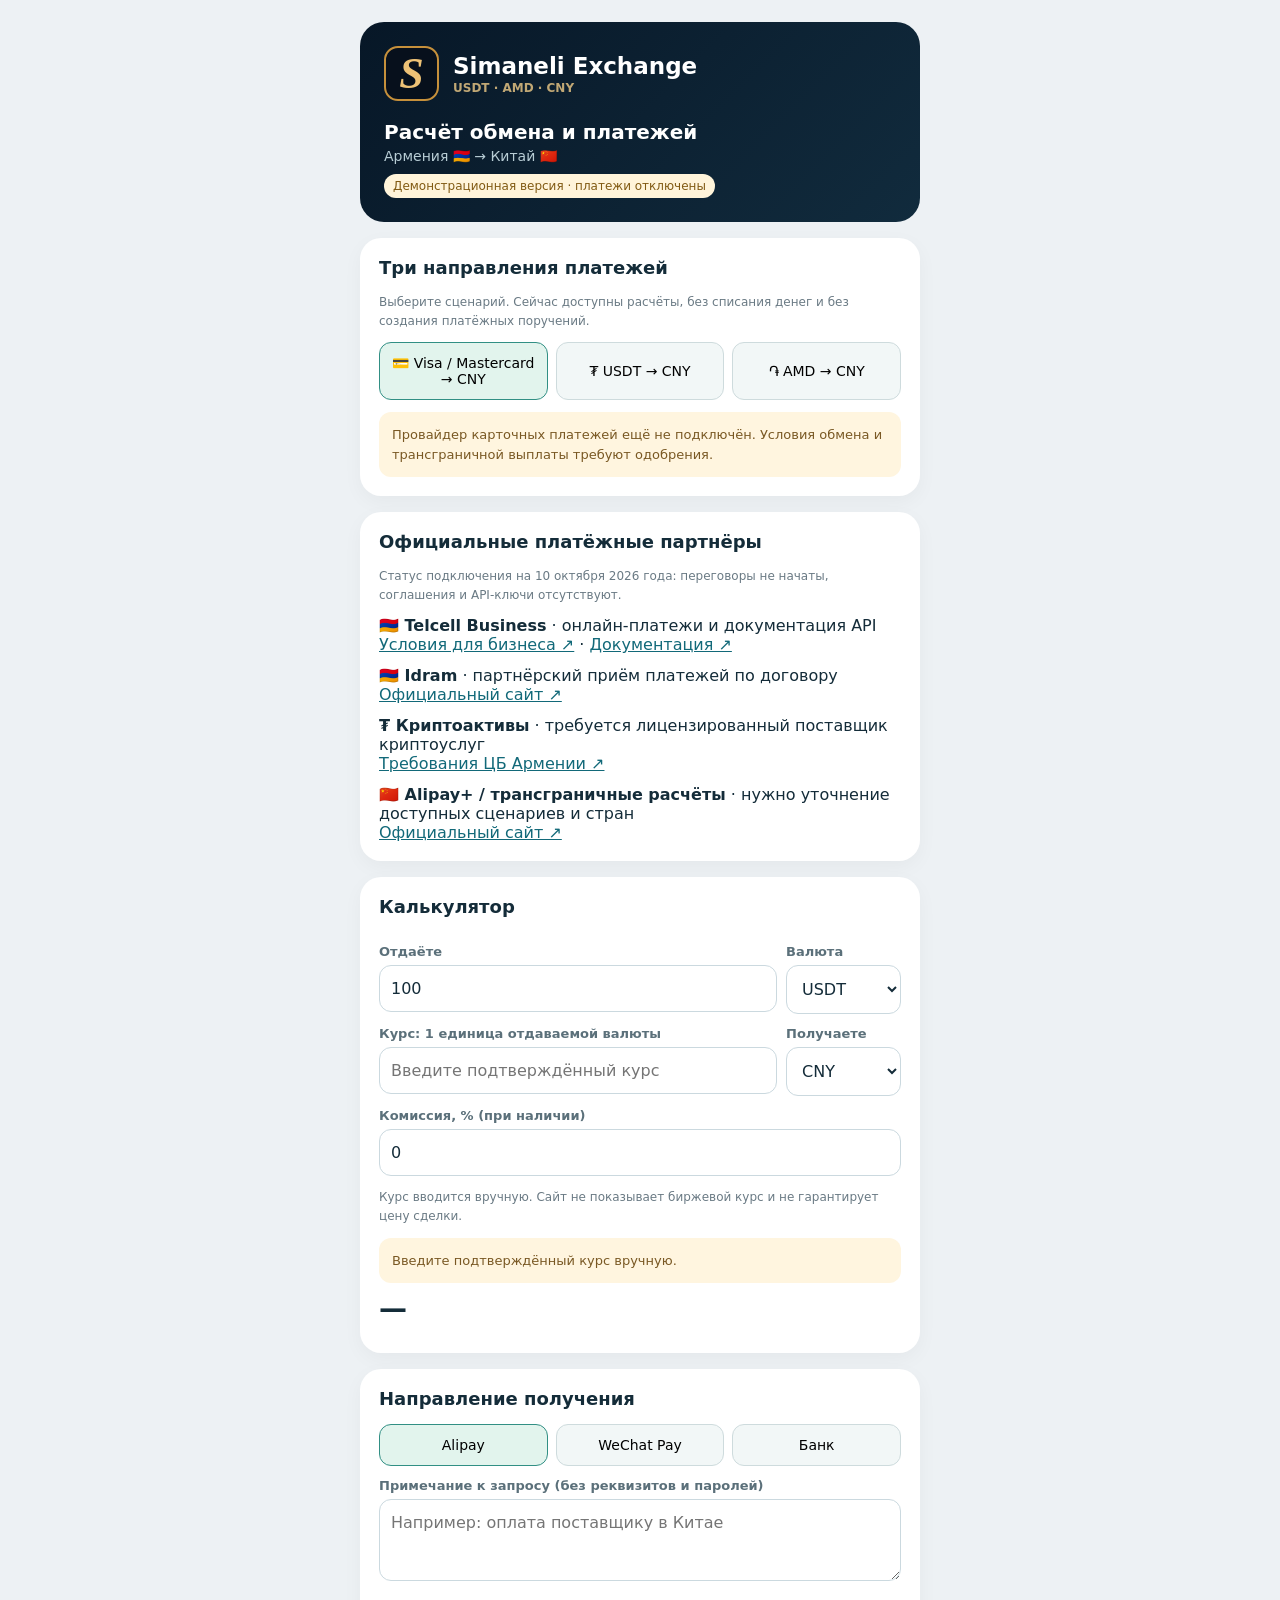
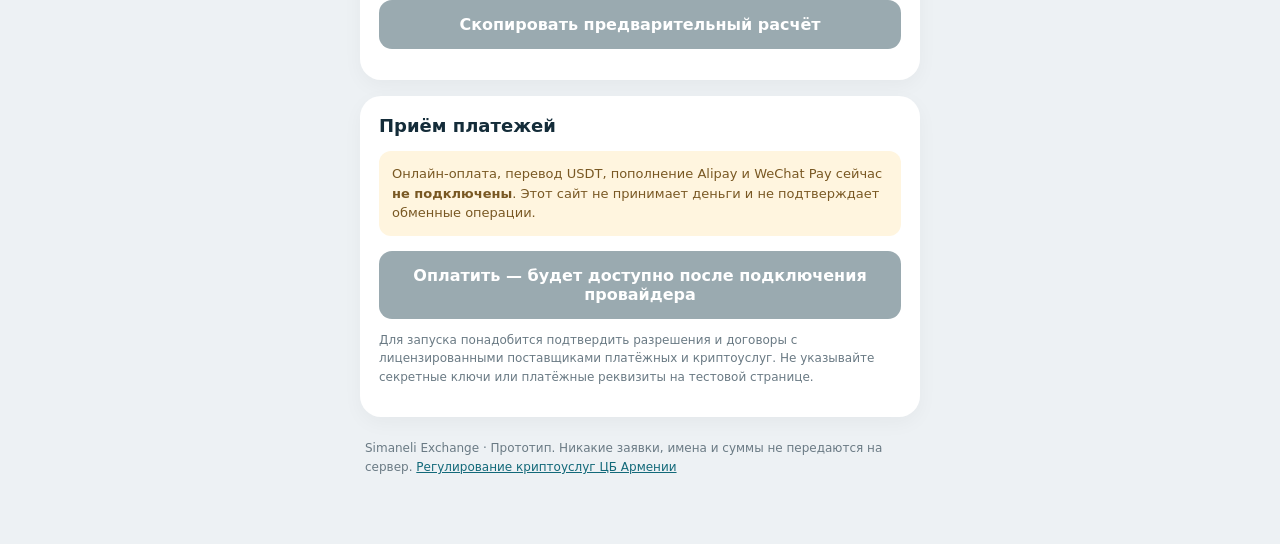
<file: exchange/index.html>
<!doctype html><html lang="ru"><head><meta charset="utf-8"><meta name="viewport" content="width=device-width,initial-scale=1"><meta name="theme-color" content="#091522"><title>Simaneli Exchange — расчёт обмена</title><style>
*{box-sizing:border-box}body{background:#edf1f4;color:#142c39;font:16px system-ui,-apple-system,sans-serif;margin:0}.wrap{max-width:590px;margin:auto;padding:22px 15px 45px}.hero{background:linear-gradient(135deg,#071727,#112b3d);color:#fff;border-radius:24px;padding:24px}.logo{display:inline-grid;place-items:center;width:55px;height:55px;border:2px solid #c6903b;border-radius:14px;background:#07101c;color:#eec276;font:italic bold 44px Georgia}.brand{display:flex;gap:14px;align-items:center;font-size:23px;font-weight:700}.sub{color:#c1a875;font-size:12px;margin-top:2px}.muted{color:#6b7f8d}.card{background:white;border-radius:21px;padding:19px;margin-top:16px;box-shadow:0 6px 20px #0716240a}h1{font-size:20px;margin:19px 0 4px}h2{font-size:18px;margin:0 0 15px}label{font-size:13px;font-weight:600;color:#5b707a;display:block;margin:12px 0 6px}input,select,textarea{border:1px solid #cbd9df;border-radius:12px;padding:13px 11px;width:100%;font:inherit;background:#fff;color:#142c39}textarea{resize:vertical;min-height:82px}.flex{display:grid;grid-template-columns:1fr 115px;gap:9px}.buttons{display:flex;gap:8px;flex-wrap:wrap}.choice{border:1px solid #cedbdd;border-radius:12px;padding:12px;background:#f2f7f7;font-size:14px;flex:1}.choice.on{background:#e2f4ed;border-color:#318f84}button{font:inherit;cursor:pointer}.primary{background:#186b74;color:white;border:0;border-radius:13px;padding:15px;font-weight:700;width:100%;margin-top:15px}.primary:disabled{background:#9aaab0}.note{background:#fff5df;color:#795823;border-radius:12px;padding:13px;font-size:13px;line-height:1.5}.result{font-size:28px;font-weight:800;margin:9px 0}.fine{font-size:12px;line-height:1.55;color:#6a7a84}.hidden{display:none}.tag{display:inline-block;background:#fff4da;color:#815a13;border-radius:20px;font-size:12px;padding:5px 9px;margin-top:10px}a{color:#126979}
</style></head><body><div class="wrap"><header class="hero"><div class="brand"><span class="logo">S</span><div>Simaneli Exchange<div class="sub">USDT · AMD · CNY</div></div></div><h1>Расчёт обмена и платежей</h1><div style="color:#b8cdd5;font-size:14px">Армения 🇦🇲 → Китай 🇨🇳</div><span class="tag">Демонстрационная версия · платежи отключены</span></header>
<section class="card"><h2>Три направления платежей</h2><p class="fine">Выберите сценарий. Сейчас доступны расчёты, без списания денег и без создания платёжных поручений.</p><div class="buttons" id="routes"><button type="button" class="choice on" data-route="cards">💳 Visa / Mastercard → CNY</button><button type="button" class="choice" data-route="usdt">₮ USDT → CNY</button><button type="button" class="choice" data-route="amd">֏ AMD → CNY</button></div><div class="note" id="routeinfo" style="margin-top:12px">Провайдер карточных платежей ещё не подключён. Условия обмена и трансграничной выплаты требуют одобрения.</div></section><section class="card"><h2>Официальные платёжные партнёры</h2><p class="fine">Статус подключения на 10 октября 2026 года: переговоры не начаты, соглашения и API-ключи отсутствуют.</p><div style="display:grid;gap:12px"><div><strong>🇦🇲 Telcell Business</strong> · онлайн-платежи и документация API<br><a href="https://telcell.am/ru/business" target="_blank" rel="noopener noreferrer">Условия для бизнеса ↗</a> · <a href="https://developer.telcell.am/" target="_blank" rel="noopener noreferrer">Документация ↗</a></div><div><strong>🇦🇲 Idram</strong> · партнёрский приём платежей по договору<br><a href="https://www.idram.am/" target="_blank" rel="noopener noreferrer">Официальный сайт ↗</a></div><div><strong>₮ Криптоактивы</strong> · требуется лицензированный поставщик криптоуслуг<br><a href="https://www.cba.am/en/crypto-asset-service-providers" target="_blank" rel="noopener noreferrer">Требования ЦБ Армении ↗</a></div><div><strong>🇨🇳 Alipay+ / трансграничные расчёты</strong> · нужно уточнение доступных сценариев и стран<br><a href="https://www.alipayplus.com/" target="_blank" rel="noopener noreferrer">Официальный сайт ↗</a></div></div></section><section class="card"><h2>Калькулятор</h2><div class="flex"><div><label for="amount">Отдаёте</label><input id="amount" inputmode="decimal" type="number" min="0" step="any" value="100"></div><div><label for="from">Валюта</label><select id="from"><option>USDT</option><option>AMD</option><option>CNY</option></select></div></div><div class="flex"><div><label for="rate">Курс: 1 единица отдаваемой валюты</label><input id="rate" type="number" min="0" step="any" placeholder="Введите подтверждённый курс"></div><div><label for="to">Получаете</label><select id="to"><option>CNY</option><option>AMD</option><option>USDT</option></select></div></div><label for="fee">Комиссия, % (при наличии)</label><input id="fee" type="number" min="0" max="99" step=".01" value="0"><p class="fine">Курс вводится вручную. Сайт не показывает биржевой курс и не гарантирует цену сделки.</p><div class="note" id="hint">Введите курс для демонстрационного расчёта.</div><div class="result" id="result">—</div><div class="fine" id="formula"></div></section>
<section class="card"><h2>Направление получения</h2><div class="buttons"><button class="choice on" type="button" data-method="Alipay">Alipay</button><button class="choice" type="button" data-method="WeChat Pay">WeChat Pay</button><button class="choice" type="button" data-method="Банковский перевод">Банк</button></div><label for="notes">Примечание к запросу (без реквизитов и паролей)</label><textarea id="notes" placeholder="Например: оплата поставщику в Китае"></textarea><button id="copy" class="primary" disabled>Скопировать предварительный расчёт</button><p id="copystatus" class="fine"></p></section>
<section class="card"><h2>Приём платежей</h2><div class="note">Онлайн-оплата, перевод USDT, пополнение Alipay и WeChat Pay сейчас <b>не подключены</b>. Этот сайт не принимает деньги и не подтверждает обменные операции.</div><button disabled class="primary">Оплатить — будет доступно после подключения провайдера</button><p class="fine">Для запуска понадобится подтвердить разрешения и договоры с лицензированными поставщиками платёжных и криптоуслуг. Не указывайте секретные ключи или платёжные реквизиты на тестовой странице.</p></section><footer class="fine" style="padding:22px 5px">Simaneli Exchange · Прототип. Никакие заявки, имена и суммы не передаются на сервер. <a href="https://www.cba.am/en/crypto-asset-service-providers">Регулирование криптоуслуг ЦБ Армении</a></footer></div>
<script>(()=>{let method='Alipay';let route='cards';const $=id=>document.getElementById(id);function calc(){let a=Number($('amount').value),r=Number($('rate').value),fee=Number($('fee').value),from=$('from').value,to=$('to').value;const valid=Number.isFinite(a)&&a>0&&r>0&&fee>=0&&fee<100&&from!==to;let amount=valid?a*r*(1-fee/100):0;$('result').textContent=valid?amount.toLocaleString('ru-RU',{maximumFractionDigits:6})+' '+to:'—';$('hint').textContent=from===to?'Выберите разные валюты.':r>0?'Расчёт предварительный, не является предложением обмена.':'Введите подтверждённый курс вручную.';$('formula').textContent=valid?a+' '+from+' × '+r+' × (1 − '+fee+'/100) = '+amount.toFixed(6)+' '+to:'';$('copy').disabled=!valid;return valid?{a,r,fee,from,to,amount}:null}document.querySelectorAll('[data-route]').forEach(b=>b.onclick=()=>{route=b.dataset.route;document.querySelectorAll('[data-route]').forEach(x=>x.classList.toggle('on',x===b));$('routeinfo').textContent=({cards:'Visa / Mastercard: подбирается эквайер. Нет разрешения на списание средств или выплату на китайские кошельки.',usdt:'USDT: сначала нужен договор с лицензированным криптопровайдером и проверенный канал выплаты. Кошельки для приёма USDT не опубликованы.',amd:'AMD: рассматриваются Telcell и Idram. Возможность использовать платежи для валютного обмена должна быть согласована.'})[route];$('from').value=route==='usdt'?'USDT':'AMD';$('to').value='CNY';calc()});for(const id of ['amount','rate','fee','from','to'])$(id).addEventListener('input',calc);document.querySelectorAll('[data-method]').forEach(b=>b.onclick=()=>{method=b.dataset.method;document.querySelectorAll('[data-method]').forEach(x=>x.classList.toggle('on',x===b))});$('copy').onclick=async()=>{const c=calc();if(!c)return;const t='Simaneli Exchange — предварительный расчёт (не платёж)\nОтдаёте: '+c.a+' '+c.from+'\nКурс: '+c.r+'\nКомиссия: '+c.fee+'%\nПолучаете: '+c.amount.toFixed(6)+' '+c.to+'\nКанал: '+method+'\nПримечание: '+$('notes').value+'\nНе является подтверждением сделки или получения денег.';try{await navigator.clipboard.writeText(t);$('copystatus').textContent='Расчёт скопирован.'}catch(e){$('copystatus').textContent='Копирование недоступно в этом браузере.'}};calc()})();</script></body></html>
</file>
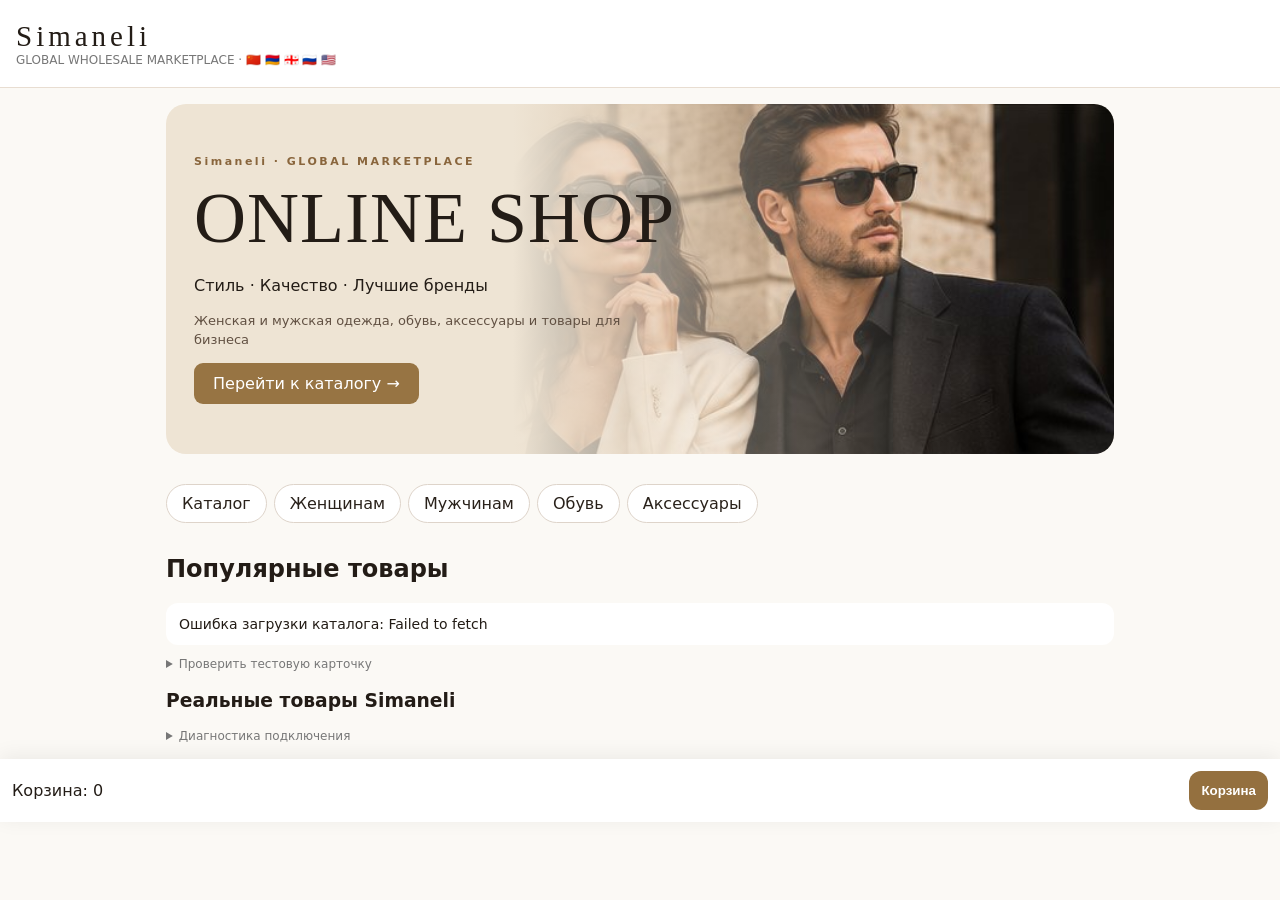
<file: final-check/index.html>
<!doctype html>
<html lang="ru"><head><meta charset="utf-8"><meta name="viewport" content="width=device-width,initial-scale=1"><title>Simaneli — премиальный магазин (тест)</title><style>
*{box-sizing:border-box}body{margin:0;background:#f7f3ed;color:#231c16;font-family:system-ui,-apple-system,sans-serif}header{background:#fff;padding:20px 16px;border-bottom:1px solid #e8ddd1}h1{font:32px Georgia,serif;letter-spacing:5px;margin:0}.wrap{max-width:980px;margin:auto;padding:16px}#status{padding:13px;border-radius:12px;background:#fff;margin:12px 0;white-space:pre-wrap;font-size:14px}#grid{display:grid;grid-template-columns:repeat(2,minmax(0,1fr));gap:12px}.card{background:white;border:1px solid #e9dfd2;border-radius:16px;overflow:hidden;text-align:left;color:inherit;padding:0;font:inherit;cursor:pointer}.card img{display:block;width:100%;height:205px;object-fit:contain;background:#f5f2ee}.pad{padding:12px}.name{font-weight:700}.muted{color:#867b70;font-size:12px}.price{font-weight:800;padding-top:7px}button{touch-action:manipulation}#overlay{position:fixed;inset:0;background:#0009;display:none;z-index:100;overflow:auto;padding:18px}#overlay.open{display:block}.panel{background:white;border-radius:20px;max-width:520px;margin:18px auto;padding:18px}.panel img{width:100%;max-height:340px;object-fit:contain}.primary{background:#94703f;color:white;border:0;border-radius:12px;padding:14px;width:100%;font-weight:700}.top{display:flex;justify-content:space-between;align-items:center}.close{border:0;background:#eee;border-radius:50%;height:40px;width:40px;font-size:26px}#log{font-size:12px;color:#645a51;white-space:pre-wrap;overflow-wrap:anywhere}.pill{display:inline-block;padding:6px 11px;border:1px solid #d2c7ba;border-radius:12px;margin:3px}.small{font-size:12px;color:#777}@media(min-width:700px){#grid{grid-template-columns:repeat(4,minmax(0,1fr))}}.hero{margin:0 0 18px;background:linear-gradient(115deg,#e9dfd0,#f8f4ee 55%,#bb9d76);border-radius:20px;padding:28px 20px;min-height:230px;display:flex;flex-direction:column;align-items:flex-start;justify-content:center}.hero .eyebrow{letter-spacing:4px;font-weight:700;font-size:12px}.hero h2{font:clamp(30px,7vw,60px) Georgia,serif;margin:9px 0}.hero p{max-width:430px}.hero a{display:inline-block;background:#977443;color:#fff;text-decoration:none;padding:11px 19px;border-radius:9px}.preview-nav{display:flex;gap:8px;overflow-x:auto;padding:12px 0}.preview-nav a{white-space:nowrap;border:1px solid #ded4ca;border-radius:25px;padding:9px 15px;text-decoration:none;color:#29211a;background:white}.cart-bar{position:sticky;bottom:0;background:#fff;padding:12px;display:flex;gap:10px;box-shadow:0 -3px 20px #0001;z-index:8}.cart-bar button{background:#94703f;color:#fff;border:0;border-radius:12px;padding:12px;font-weight:700}.cart-bar span{flex:1;align-self:center}.field{display:block;width:100%;padding:12px;margin:9px 0;border:1px solid #ddd;border-radius:10px}.note{font-size:12px;color:#7a6859}header{background:#fff}body{background:#fbf9f5}h1{font-size:29px;letter-spacing:4px}@media(max-width:400px){.hero{min-height:205px}.hero h2{font-size:38px}} </style><style>
.hero{position:relative;overflow:hidden;isolation:isolate;background:linear-gradient(115deg,#f1e9dc 0%,#e3d3be 67%,#d3b99c 100%);min-height:350px;padding:34px 28px}.hero-copy{position:relative;z-index:2;max-width:68%}.hero .eyebrow{font-size:11px;letter-spacing:2.5px;color:#89653c}.hero h2{font-size:clamp(36px,5.7vw,72px);letter-spacing:1px;white-space:nowrap}.hero-small{max-width:365px;font-size:13px;line-height:1.5;color:#615042}.fashion-art{position:absolute;right:0;bottom:0;width:43%;height:100%;opacity:.65}.fashion-person{position:absolute;bottom:-25px;width:44%;height:82%;border-radius:48% 48% 6% 6%;background:linear-gradient(165deg,#6f5847,#171b24 68%);box-shadow:13px 16px 35px #3522193b}.fashion-person:before{content:"";position:absolute;top:-40px;left:32%;width:38%;height:68px;border-radius:46%;background:#b78e75}.fashion-person.one{left:7%;transform:rotate(-7deg);background:linear-gradient(165deg,#e1d9cf,#ac997d 70%)}.fashion-person.two{right:2%;transform:rotate(6deg)}.preview-nav{scrollbar-width:none}.preview-nav a:hover{border-color:#94703f}.card img{object-fit:contain}.card{box-shadow:0 5px 18px #3825170b;transition:transform .15s}.card:active{transform:scale(.98)}#grid{scroll-margin-top:15px}@media(max-width:650px){.hero{min-height:255px;padding:22px 15px}.hero-copy{max-width:80%}.hero h2{font-size:40px}.hero-small{font-size:11px;max-width:220px}.fashion-art{width:47%;opacity:.30}.hero .eyebrow{font-size:9px;letter-spacing:1px}}
</style><style>
.fashion-art{position:absolute!important;inset:0 0 0 auto!important;width:64%!important;height:100%!important;background-image:linear-gradient(90deg,#eee4d4 1%,rgba(238,228,212,.35) 40%,transparent 80%),url("[data-uri]")!important;background-position:center,right center!important;background-size:cover,cover!important;background-repeat:no-repeat!important;opacity:1!important}
.fashion-art:before,.fashion-art:after{display:none!important}
.hero{background:#eee4d4!important}.hero-copy{max-width:62%!important}.hero h2{position:relative;z-index:2}
.preview-nav{overflow-x:auto;-webkit-overflow-scrolling:touch;scrollbar-width:none;width:100%;gap:7px}.preview-nav a{flex:0 0 auto}
@media(max-width:650px){.hero{min-height:260px!important;padding:22px 14px!important}.fashion-art{width:73%!important;background-image:linear-gradient(90deg,#eee4d4 0%,rgba(238,228,212,.63) 42%,rgba(238,228,212,.14) 100%),url("[data-uri]")!important;background-position:center,right center!important;background-size:cover,cover!important}.hero-copy{max-width:98%!important}.hero h2{font-size:clamp(31px,8vw,44px)!important}.hero p{max-width:285px}.preview-nav a{font-size:14px;padding:9px 12px}}
</style></head><body><header><h1>Simaneli</h1><div class="small">GLOBAL WHOLESALE MARKETPLACE · 🇨🇳 🇦🇲 🇬🇪 🇷🇺 🇺🇸</div></header><main class="wrap"><section class="hero"><div class="hero-copy"><div class="eyebrow">Simaneli · GLOBAL MARKETPLACE</div><h2>ONLINE SHOP</h2><p>Стиль · Качество · Лучшие бренды</p><p class="hero-small">Женская и мужская одежда, обувь, аксессуары и товары для бизнеса</p><a href="#grid">Перейти к каталогу →</a></div><div class="fashion-art" aria-hidden="true"></div></section><nav class="preview-nav"><a href="#grid">Каталог</a><a href="#grid">Женщинам</a><a href="#grid">Мужчинам</a><a href="#grid">Обувь</a><a href="#grid">Аксессуары</a></nav><h2>Популярные товары</h2><div id="status">Запуск проверки...</div><details><summary class="small">Проверить тестовую карточку</summary><button class="primary" id="mock">Открыть тестовую карточку</button></details><h3>Реальные товары Simaneli</h3><div id="grid"></div><details><summary class="small">Диагностика подключения</summary><div id="log"></div></details></main><div class="cart-bar"><span id="cartcount">Корзина: 0</span><button id="viewcart">Корзина</button></div><div id="cartoverlay" role="dialog" aria-modal="true" style="position:fixed;inset:0;overflow:auto;display:none;background:#0009;z-index:120;padding:18px"><div class="panel"><div class="top"><h2>Корзина · тест</h2><button class="close" id="closecart">×</button></div><p class="note">Это только проверка. Настоящий заказ не отправляется, оплата не производится.</p><div id="cartlist"></div><p id="carttotal"></p><input class="field" id="buyer" placeholder="Имя (тест)"><input class="field" id="buyerphone" placeholder="Телефон (тест)"><button class="primary" id="simulate">Проверить оформление заказа</button><p id="orderresult"></p></div></div><div id="overlay" role="dialog" aria-modal="true"><div class="panel"><div class="top"><b>Карточка товара</b><button class="close" id="close" aria-label="Закрыть">×</button></div><img id="photo" alt=""><h2 id="name"></h2><p id="price"></p><div id="sizes"></div><div id="colors"></div><p id="description"></p><button class="primary" id="add">Добавить в тестовую корзину</button><p id="feedback"></p></div></div><script>
const url="https://euuqxtpumhecvbsainms.supabase.co", key="sb_publishable_ilqXAt3lZkQ3wOHXr2LKGA_4sRHer9u";
const $=id=>document.getElementById(id);let data=[],chosen=null,count=0; const testCart=[];const moneyNum=n=>Number(n||0).toLocaleString("ru-RU");function finalAmount(p){const price=Number(p.sale_price||0);const discount=Number(p.discount_percent||0);return Math.round(price*(1-discount/100));}
function log(t){$("log").textContent+=new Date().toLocaleTimeString()+" — "+t+"\n";}
function imgOf(p){let v=p.image_url||"";try{const x=JSON.parse(v);if(Array.isArray(x))v=x[0]||"";}catch(e){}return typeof v==="string"&&/^(https?:|data:image\/)/.test(v)?v:"";}
function money(p){return moneyNum(finalAmount(p))+" "+(p.currency||"AMD");}
function openCard(p){try{chosen=p;$("photo").src=imgOf(p);$("photo").style.display=imgOf(p)?"block":"none";$("name").textContent=p.name||"Товар";$("price").textContent=money(p);$("sizes").textContent="Размеры: "+(Array.isArray(p.sizes)?p.sizes.join(", "):"—");$("colors").textContent="Цвета: "+(Array.isArray(p.colors)?p.colors.join(", "):"—");$("description").textContent=p.description||"";$("feedback").textContent="";$("overlay").classList.add("open");log("Карточка открылась: "+(p.sku||"test"));}catch(e){log("Ошибка открытия: "+String(e));alert("Ошибка: "+e.message);}}
$("close").onclick=()=>$("overlay").classList.remove("open");
$("overlay").onclick=e=>{if(e.target===$("overlay"))$("overlay").classList.remove("open")};
$("mock").onclick=()=>openCard({sku:"TEST",name:"Проверка открытия карточки",sale_price:100,currency:"AMD",sizes:["M","L"],colors:["Чёрный"]});
$("add").onclick=()=>{if(!chosen)return;count++;const existing=testCart.find(x=>x.sku===chosen.sku);if(existing)existing.qty++;else testCart.push({sku:chosen.sku,name:chosen.name||"Товар",price:finalAmount(chosen),currency:chosen.currency||"AMD",qty:1});$("feedback").textContent="Добавлено в тестовую корзину";$("cartcount").textContent="Корзина: "+count;log("Добавлено: "+chosen.sku);};$("viewcart").onclick=()=>{$("cartoverlay").style.display="block";renderCart();};$("closecart").onclick=()=>{$("cartoverlay").style.display="none";};function renderCart(){$("cartlist").replaceChildren();let total=0;for(const x of testCart){const row=document.createElement("p");row.textContent=x.name+" × "+x.qty+" — "+moneyNum(x.price*x.qty)+" "+x.currency;$("cartlist").append(row);total+=x.price*x.qty;}$("carttotal").textContent="Итого: "+moneyNum(total)+" AMD (демонстрация)";} $("simulate").onclick=()=>{if(!testCart.length){$("orderresult").textContent="Сначала добавьте товар";return;}if(!$("buyer").value.trim()||!$("buyerphone").value.trim()){$("orderresult").textContent="Укажите имя и телефон";return;}$("orderresult").textContent="Тест пройден: поля и корзина проверены. Настоящий заказ не отправлялся.";log("Оформление заказа: демо успешно");};
window.addEventListener("error",e=>log("JS: "+e.message));
window.addEventListener("unhandledrejection",e=>log("Promise: "+String(e.reason)));
async function init(){try{log("Запрос к Supabase");const r=await fetch(url+"/rest/v1/products?select=*&active=eq.true&order=created_at.asc",{headers:{apikey:key,Authorization:"Bearer "+key}});if(!r.ok)throw Error("HTTP "+r.status+": "+(await r.text()).slice(0,280));const rows=await r.json();if(!Array.isArray(rows))throw Error("Ответ не массив");data=rows;$("status").textContent="Соединение с базой успешно. Получено товаров: "+data.length;log("Загружено "+data.length+" товаров");for(const p of data){const b=document.createElement("button");b.className="card";const im=document.createElement("img");im.loading="lazy";im.alt=p.name||"";const src=imgOf(p);if(src)im.src=src;const div=document.createElement("div");div.className="pad";const name=document.createElement("div");name.className="name";name.textContent=p.name||"Товар";const sku=document.createElement("div");sku.className="muted";sku.textContent=p.sku||"";const price=document.createElement("div");price.className="price";price.textContent=money(p);div.append(name,sku,price);b.append(im,div);b.onclick=()=>openCard(p);$("grid").append(b);}if(!data.length)log("База вернула пустой список, проверьте active и политики доступа");}catch(e){$("status").textContent="Ошибка загрузки каталога: "+e.message;log("Ошибка Supabase: "+e.message);}}
init();</script></body></html>
</file>
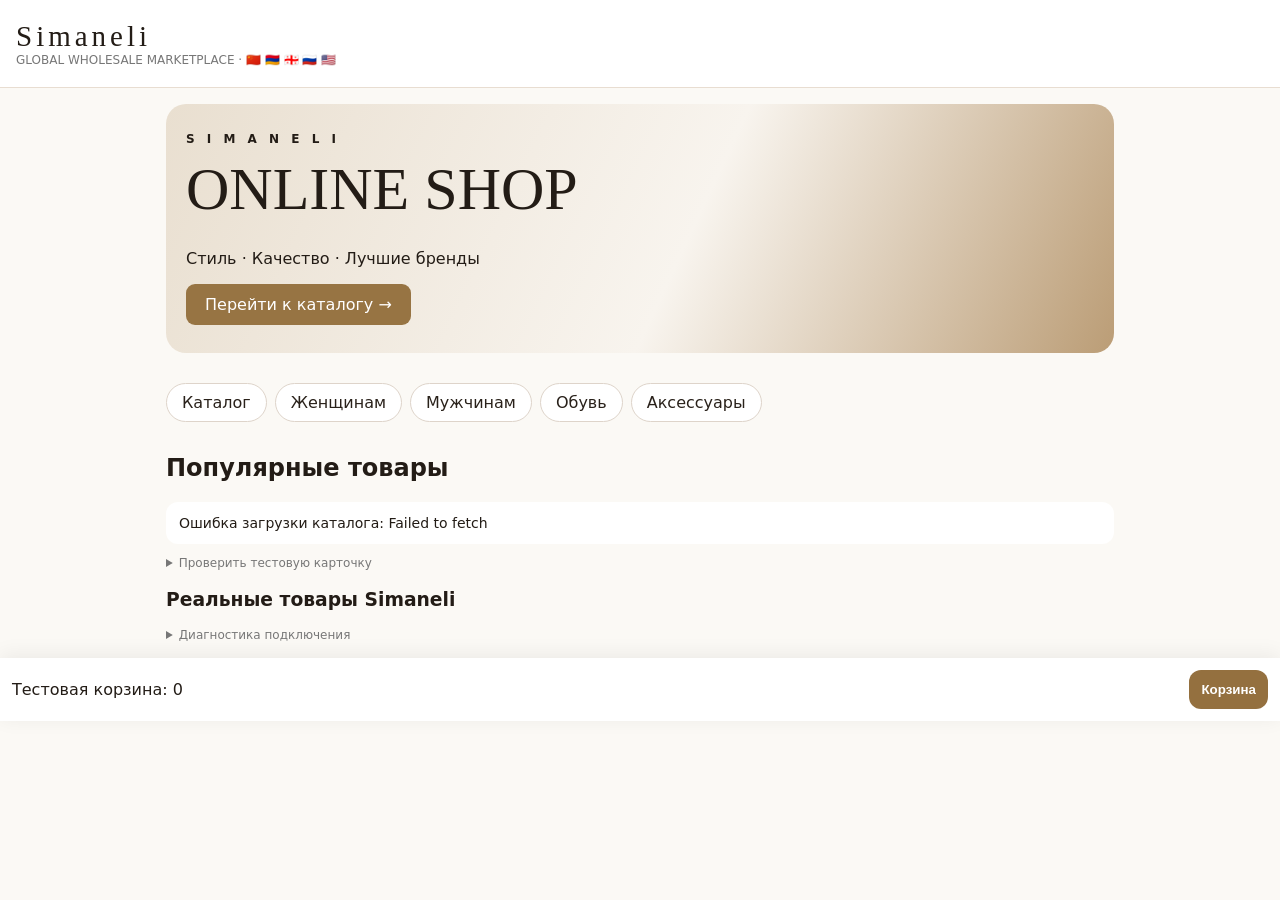
<file: preview/index.html>
<!doctype html>
<html lang="ru"><head><meta charset="utf-8"><meta name="viewport" content="width=device-width,initial-scale=1"><title>Simaneli — премиальный магазин (тест)</title><style>
*{box-sizing:border-box}body{margin:0;background:#f7f3ed;color:#231c16;font-family:system-ui,-apple-system,sans-serif}header{background:#fff;padding:20px 16px;border-bottom:1px solid #e8ddd1}h1{font:32px Georgia,serif;letter-spacing:5px;margin:0}.wrap{max-width:980px;margin:auto;padding:16px}#status{padding:13px;border-radius:12px;background:#fff;margin:12px 0;white-space:pre-wrap;font-size:14px}#grid{display:grid;grid-template-columns:repeat(2,minmax(0,1fr));gap:12px}.card{background:white;border:1px solid #e9dfd2;border-radius:16px;overflow:hidden;text-align:left;color:inherit;padding:0;font:inherit;cursor:pointer}.card img{display:block;width:100%;height:205px;object-fit:contain;background:#f5f2ee}.pad{padding:12px}.name{font-weight:700}.muted{color:#867b70;font-size:12px}.price{font-weight:800;padding-top:7px}button{touch-action:manipulation}#overlay{position:fixed;inset:0;background:#0009;display:none;z-index:100;overflow:auto;padding:18px}#overlay.open{display:block}.panel{background:white;border-radius:20px;max-width:520px;margin:18px auto;padding:18px}.panel img{width:100%;max-height:340px;object-fit:contain}.primary{background:#94703f;color:white;border:0;border-radius:12px;padding:14px;width:100%;font-weight:700}.top{display:flex;justify-content:space-between;align-items:center}.close{border:0;background:#eee;border-radius:50%;height:40px;width:40px;font-size:26px}#log{font-size:12px;color:#645a51;white-space:pre-wrap;overflow-wrap:anywhere}.pill{display:inline-block;padding:6px 11px;border:1px solid #d2c7ba;border-radius:12px;margin:3px}.small{font-size:12px;color:#777}@media(min-width:700px){#grid{grid-template-columns:repeat(4,minmax(0,1fr))}}.hero{margin:0 0 18px;background:linear-gradient(115deg,#e9dfd0,#f8f4ee 55%,#bb9d76);border-radius:20px;padding:28px 20px;min-height:230px;display:flex;flex-direction:column;align-items:flex-start;justify-content:center}.hero .eyebrow{letter-spacing:4px;font-weight:700;font-size:12px}.hero h2{font:clamp(30px,7vw,60px) Georgia,serif;margin:9px 0}.hero p{max-width:430px}.hero a{display:inline-block;background:#977443;color:#fff;text-decoration:none;padding:11px 19px;border-radius:9px}.preview-nav{display:flex;gap:8px;overflow-x:auto;padding:12px 0}.preview-nav a{white-space:nowrap;border:1px solid #ded4ca;border-radius:25px;padding:9px 15px;text-decoration:none;color:#29211a;background:white}.cart-bar{position:sticky;bottom:0;background:#fff;padding:12px;display:flex;gap:10px;box-shadow:0 -3px 20px #0001;z-index:8}.cart-bar button{background:#94703f;color:#fff;border:0;border-radius:12px;padding:12px;font-weight:700}.cart-bar span{flex:1;align-self:center}.field{display:block;width:100%;padding:12px;margin:9px 0;border:1px solid #ddd;border-radius:10px}.note{font-size:12px;color:#7a6859}header{background:#fff}body{background:#fbf9f5}h1{font-size:29px;letter-spacing:4px}@media(max-width:400px){.hero{min-height:205px}.hero h2{font-size:38px}} </style></head><body><header><h1>Simaneli</h1><div class="small">GLOBAL WHOLESALE MARKETPLACE · 🇨🇳 🇦🇲 🇬🇪 🇷🇺 🇺🇸</div></header><main class="wrap"><section class="hero"><div class="eyebrow">S I M A N E L I</div><h2>ONLINE SHOP</h2><p>Стиль · Качество · Лучшие бренды</p><a href="#grid">Перейти к каталогу →</a></section><nav class="preview-nav"><a href="#grid">Каталог</a><a href="#grid">Женщинам</a><a href="#grid">Мужчинам</a><a href="#grid">Обувь</a><a href="#grid">Аксессуары</a></nav><h2>Популярные товары</h2><div id="status">Запуск проверки...</div><details><summary class="small">Проверить тестовую карточку</summary><button class="primary" id="mock">Открыть тестовую карточку</button></details><h3>Реальные товары Simaneli</h3><div id="grid"></div><details><summary class="small">Диагностика подключения</summary><div id="log"></div></details></main><div class="cart-bar"><span id="cartcount">Тестовая корзина: 0</span><button id="viewcart">Корзина</button></div><div id="cartoverlay" role="dialog" aria-modal="true" style="position:fixed;inset:0;overflow:auto;display:none;background:#0009;z-index:120;padding:18px"><div class="panel"><div class="top"><h2>Корзина · тест</h2><button class="close" id="closecart">×</button></div><p class="note">Это только проверка. Настоящий заказ не отправляется, оплата не производится.</p><div id="cartlist"></div><p id="carttotal"></p><input class="field" id="buyer" placeholder="Имя (тест)"><input class="field" id="buyerphone" placeholder="Телефон (тест)"><button class="primary" id="simulate">Проверить оформление заказа</button><p id="orderresult"></p></div></div><div id="overlay" role="dialog" aria-modal="true"><div class="panel"><div class="top"><b>Карточка товара</b><button class="close" id="close" aria-label="Закрыть">×</button></div><img id="photo" alt=""><h2 id="name"></h2><p id="price"></p><div id="sizes"></div><div id="colors"></div><p id="description"></p><button class="primary" id="add">Добавить в тестовую корзину</button><p id="feedback"></p></div></div><script>
const url="https://euuqxtpumhecvbsainms.supabase.co", key="sb_publishable_ilqXAt3lZkQ3wOHXr2LKGA_4sRHer9u";
const $=id=>document.getElementById(id);let data=[],chosen=null,count=0; const testCart=[];const moneyNum=n=>Number(n||0).toLocaleString("ru-RU");function finalAmount(p){const price=Number(p.sale_price||0);const discount=Number(p.discount_percent||0);return Math.round(price*(1-discount/100));}
function log(t){$("log").textContent+=new Date().toLocaleTimeString()+" — "+t+"\n";}
function imgOf(p){let v=p.image_url||"";try{const x=JSON.parse(v);if(Array.isArray(x))v=x[0]||"";}catch(e){}return typeof v==="string"&&/^(https?:|data:image\/)/.test(v)?v:"";}
function money(p){return moneyNum(finalAmount(p))+" "+(p.currency||"AMD");}
function openCard(p){try{chosen=p;$("photo").src=imgOf(p);$("photo").style.display=imgOf(p)?"block":"none";$("name").textContent=p.name||"Товар";$("price").textContent=money(p);$("sizes").textContent="Размеры: "+(Array.isArray(p.sizes)?p.sizes.join(", "):"—");$("colors").textContent="Цвета: "+(Array.isArray(p.colors)?p.colors.join(", "):"—");$("description").textContent=p.description||"";$("feedback").textContent="";$("overlay").classList.add("open");log("Карточка открылась: "+(p.sku||"test"));}catch(e){log("Ошибка открытия: "+String(e));alert("Ошибка: "+e.message);}}
$("close").onclick=()=>$("overlay").classList.remove("open");
$("overlay").onclick=e=>{if(e.target===$("overlay"))$("overlay").classList.remove("open")};
$("mock").onclick=()=>openCard({sku:"TEST",name:"Проверка открытия карточки",sale_price:100,currency:"AMD",sizes:["M","L"],colors:["Чёрный"]});
$("add").onclick=()=>{if(!chosen)return;count++;const existing=testCart.find(x=>x.sku===chosen.sku);if(existing)existing.qty++;else testCart.push({sku:chosen.sku,name:chosen.name||"Товар",price:finalAmount(chosen),currency:chosen.currency||"AMD",qty:1});$("feedback").textContent="Добавлено в тестовую корзину";$("cartcount").textContent="Тестовая корзина: "+count;log("Добавлено: "+chosen.sku);};$("viewcart").onclick=()=>{$("cartoverlay").style.display="block";renderCart();};$("closecart").onclick=()=>{$("cartoverlay").style.display="none";};function renderCart(){$("cartlist").replaceChildren();let total=0;for(const x of testCart){const row=document.createElement("p");row.textContent=x.name+" × "+x.qty+" — "+moneyNum(x.price*x.qty)+" "+x.currency;$("cartlist").append(row);total+=x.price*x.qty;}$("carttotal").textContent="Итого: "+moneyNum(total)+" AMD (демонстрация)";} $("simulate").onclick=()=>{if(!testCart.length){$("orderresult").textContent="Сначала добавьте товар";return;}if(!$("buyer").value.trim()||!$("buyerphone").value.trim()){$("orderresult").textContent="Укажите имя и телефон";return;}$("orderresult").textContent="Тест пройден: поля и корзина проверены. Настоящий заказ не отправлялся.";log("Оформление заказа: демо успешно");};
window.addEventListener("error",e=>log("JS: "+e.message));
window.addEventListener("unhandledrejection",e=>log("Promise: "+String(e.reason)));
async function init(){try{log("Запрос к Supabase");const r=await fetch(url+"/rest/v1/products?select=*&active=eq.true&order=created_at.asc",{headers:{apikey:key,Authorization:"Bearer "+key}});if(!r.ok)throw Error("HTTP "+r.status+": "+(await r.text()).slice(0,280));const rows=await r.json();if(!Array.isArray(rows))throw Error("Ответ не массив");data=rows;$("status").textContent="Соединение с базой успешно. Получено товаров: "+data.length;log("Загружено "+data.length+" товаров");for(const p of data){const b=document.createElement("button");b.className="card";const im=document.createElement("img");im.loading="lazy";im.alt=p.name||"";const src=imgOf(p);if(src)im.src=src;const div=document.createElement("div");div.className="pad";const name=document.createElement("div");name.className="name";name.textContent=p.name||"Товар";const sku=document.createElement("div");sku.className="muted";sku.textContent=p.sku||"";const price=document.createElement("div");price.className="price";price.textContent=money(p);div.append(name,sku,price);b.append(im,div);b.onclick=()=>openCard(p);$("grid").append(b);}if(!data.length)log("База вернула пустой список, проверьте active и политики доступа");}catch(e){$("status").textContent="Ошибка загрузки каталога: "+e.message;log("Ошибка Supabase: "+e.message);}}
init();</script></body></html>
</file>
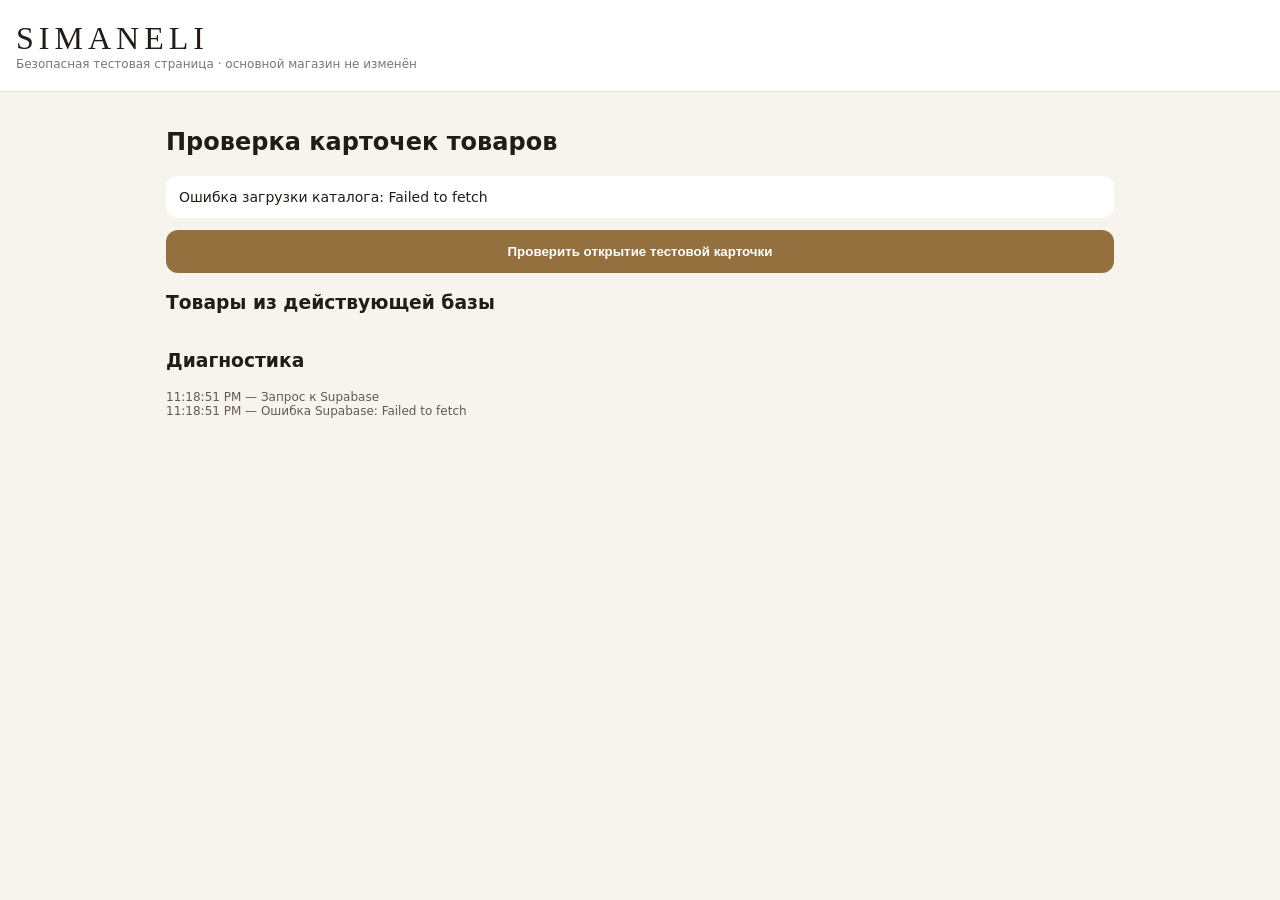
<file: test/index.html>
<!doctype html>
<html lang="ru"><head><meta charset="utf-8"><meta name="viewport" content="width=device-width,initial-scale=1"><title>Simaneli — проверка каталога</title><style>
*{box-sizing:border-box}body{margin:0;background:#f7f3ed;color:#231c16;font-family:system-ui,-apple-system,sans-serif}header{background:#fff;padding:20px 16px;border-bottom:1px solid #e8ddd1}h1{font:32px Georgia,serif;letter-spacing:5px;margin:0}.wrap{max-width:980px;margin:auto;padding:16px}#status{padding:13px;border-radius:12px;background:#fff;margin:12px 0;white-space:pre-wrap;font-size:14px}#grid{display:grid;grid-template-columns:repeat(2,minmax(0,1fr));gap:12px}.card{background:white;border:1px solid #e9dfd2;border-radius:16px;overflow:hidden;text-align:left;color:inherit;padding:0;font:inherit;cursor:pointer}.card img{display:block;width:100%;height:205px;object-fit:contain;background:#f5f2ee}.pad{padding:12px}.name{font-weight:700}.muted{color:#867b70;font-size:12px}.price{font-weight:800;padding-top:7px}button{touch-action:manipulation}#overlay{position:fixed;inset:0;background:#0009;display:none;z-index:100;overflow:auto;padding:18px}#overlay.open{display:block}.panel{background:white;border-radius:20px;max-width:520px;margin:18px auto;padding:18px}.panel img{width:100%;max-height:340px;object-fit:contain}.primary{background:#94703f;color:white;border:0;border-radius:12px;padding:14px;width:100%;font-weight:700}.top{display:flex;justify-content:space-between;align-items:center}.close{border:0;background:#eee;border-radius:50%;height:40px;width:40px;font-size:26px}#log{font-size:12px;color:#645a51;white-space:pre-wrap;overflow-wrap:anywhere}.pill{display:inline-block;padding:6px 11px;border:1px solid #d2c7ba;border-radius:12px;margin:3px}.small{font-size:12px;color:#777}@media(min-width:700px){#grid{grid-template-columns:repeat(4,minmax(0,1fr))}}</style></head><body><header><h1>SIMANELI</h1><div class="small">Безопасная тестовая страница · основной магазин не изменён</div></header><main class="wrap"><h2>Проверка карточек товаров</h2><div id="status">Запуск проверки...</div><button class="primary" id="mock">Проверить открытие тестовой карточки</button><h3>Товары из действующей базы</h3><div id="grid"></div><h3>Диагностика</h3><div id="log"></div></main><div id="overlay" role="dialog" aria-modal="true"><div class="panel"><div class="top"><b>Карточка товара</b><button class="close" id="close" aria-label="Закрыть">×</button></div><img id="photo" alt=""><h2 id="name"></h2><p id="price"></p><div id="sizes"></div><div id="colors"></div><p id="description"></p><button class="primary" id="add">Добавить в тестовую корзину</button><p id="feedback"></p></div></div><script>
const url="https://euuqxtpumhecvbsainms.supabase.co", key="sb_publishable_ilqXAt3lZkQ3wOHXr2LKGA_4sRHer9u";
const $=id=>document.getElementById(id);let data=[],chosen=null,count=0;
function log(t){$("log").textContent+=new Date().toLocaleTimeString()+" — "+t+"\n";}
function imgOf(p){let v=p.image_url||"";try{const x=JSON.parse(v);if(Array.isArray(x))v=x[0]||"";}catch(e){}return typeof v==="string"&&/^(https?:|data:image\/)/.test(v)?v:"";}
function money(p){return Number(p.sale_price||0).toLocaleString("ru-RU")+" "+(p.currency||"AMD");}
function openCard(p){try{chosen=p;$("photo").src=imgOf(p);$("photo").style.display=imgOf(p)?"block":"none";$("name").textContent=p.name||"Товар";$("price").textContent=money(p);$("sizes").textContent="Размеры: "+(Array.isArray(p.sizes)?p.sizes.join(", "):"—");$("colors").textContent="Цвета: "+(Array.isArray(p.colors)?p.colors.join(", "):"—");$("description").textContent=p.description||"";$("feedback").textContent="";$("overlay").classList.add("open");log("Карточка открылась: "+(p.sku||"test"));}catch(e){log("Ошибка открытия: "+String(e));alert("Ошибка: "+e.message);}}
$("close").onclick=()=>$("overlay").classList.remove("open");
$("overlay").onclick=e=>{if(e.target===$("overlay"))$("overlay").classList.remove("open")};
$("mock").onclick=()=>openCard({sku:"TEST",name:"Проверка открытия карточки",sale_price:100,currency:"AMD",sizes:["M","L"],colors:["Чёрный"]});
$("add").onclick=()=>{$("feedback").textContent="Кнопка работает. Добавлено в тестовую корзину: "+(++count);log("Кнопка добавить нажата");};
window.addEventListener("error",e=>log("JS: "+e.message));
window.addEventListener("unhandledrejection",e=>log("Promise: "+String(e.reason)));
async function init(){try{log("Запрос к Supabase");const r=await fetch(url+"/rest/v1/products?select=*&active=eq.true&order=created_at.asc",{headers:{apikey:key,Authorization:"Bearer "+key}});if(!r.ok)throw Error("HTTP "+r.status+": "+(await r.text()).slice(0,280));const rows=await r.json();if(!Array.isArray(rows))throw Error("Ответ не массив");data=rows;$("status").textContent="Соединение с базой успешно. Получено товаров: "+data.length;log("Загружено "+data.length+" товаров");for(const p of data){const b=document.createElement("button");b.className="card";const im=document.createElement("img");im.loading="lazy";im.alt=p.name||"";const src=imgOf(p);if(src)im.src=src;const div=document.createElement("div");div.className="pad";const name=document.createElement("div");name.className="name";name.textContent=p.name||"Товар";const sku=document.createElement("div");sku.className="muted";sku.textContent=p.sku||"";const price=document.createElement("div");price.className="price";price.textContent=money(p);div.append(name,sku,price);b.append(im,div);b.onclick=()=>openCard(p);$("grid").append(b);}if(!data.length)log("База вернула пустой список, проверьте active и политики доступа");}catch(e){$("status").textContent="Ошибка загрузки каталога: "+e.message;log("Ошибка Supabase: "+e.message);}}
init();</script></body></html>
</file>
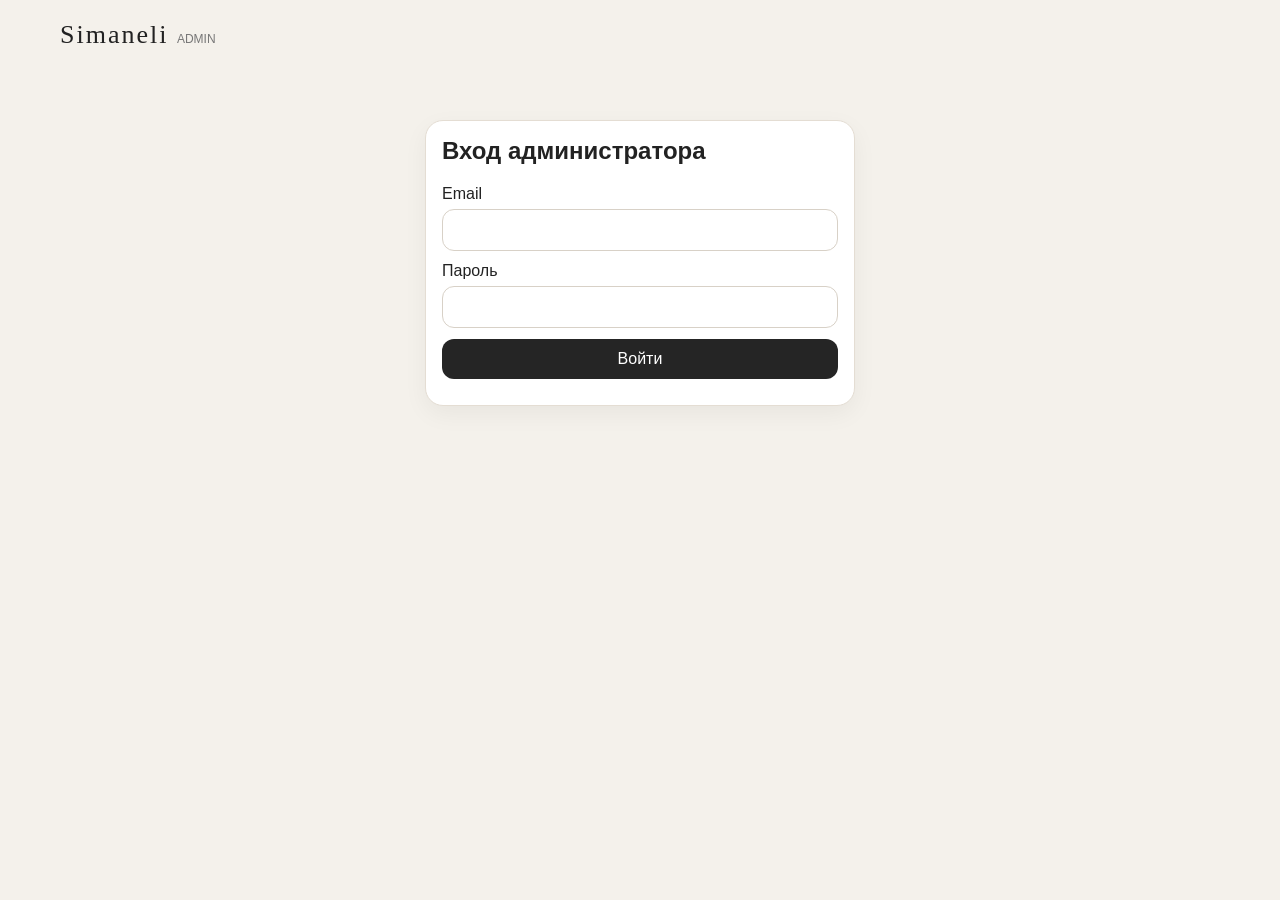
<file: admin.html>
<!doctype html>
<html lang="ru">
<head>
<meta charset="utf-8">
<meta name="viewport" content="width=device-width,initial-scale=1">
<title>Simaneli— Admin</title>
<style>
:root{--bg:#f4f1eb;--card:#fff;--text:#222;--muted:#777;--line:#e4ddd3;--dark:#252525}
*{box-sizing:border-box} body{margin:0;font-family:-apple-system,BlinkMacSystemFont,"Segoe UI",Arial,sans-serif;background:var(--bg);color:var(--text)}
.wrap{max-width:1200px;margin:auto;padding:20px}.top{display:flex;justify-content:space-between;align-items:center;gap:12px;margin-bottom:16px}
.brand{font-family:Georgia,serif;letter-spacing:2px;font-size:26px}.sub{font:12px Arial;color:#777;letter-spacing:0}
.card{background:#fff;border:1px solid var(--line);border-radius:18px;padding:16px;box-shadow:0 8px 24px rgba(0,0,0,.05)}
.login{max-width:430px;margin:70px auto}.field{display:flex;flex-direction:column;gap:6px;margin:11px 0}
input,select,textarea,button{font:inherit}input,select,textarea{padding:11px;border:1px solid #d8d1c7;border-radius:12px;background:#fff;width:100%}
textarea{min-height:90px;resize:vertical}button{border:0;border-radius:12px;padding:11px 15px;cursor:pointer}
.primary{background:var(--dark);color:#fff}.ghost{background:#eee;color:#222}.danger{background:#ffe8e8;color:#a21d1d}
.badge{font-size:12px;padding:7px 10px;border-radius:999px;background:#eee}
.tabs{display:flex;gap:8px;margin-bottom:14px}.tab{background:#e9e5df}.tab.active{background:#252525;color:#fff}
.toolbar{display:flex;gap:10px;flex-wrap:wrap;margin-bottom:14px}.toolbar input,.toolbar select{max-width:260px}
.orders,.products{display:grid;gap:12px}
.order,.product{display:grid;grid-template-columns:1.1fr 1.1fr .9fr .7fr auto;gap:12px;align-items:center;padding:14px;border:1px solid var(--line);border-radius:14px}
.small{font-size:12px;color:var(--muted)}.title{font-weight:700}.money{font-weight:700}
.actions{display:flex;gap:8px;flex-wrap:wrap}.items{grid-column:1/-1;background:#faf8f5;border-radius:12px;padding:10px;display:none}
.order.open .items{display:block}.itemrow{display:flex;justify-content:space-between;gap:12px;padding:6px 0;border-bottom:1px solid #ece7e0}
.empty{text-align:center;color:#777;padding:36px 0}.err{color:#b42318}.ok{color:#157347}
.modal{display:none;position:fixed;inset:0;background:rgba(0,0,0,.38);padding:20px;z-index:10;overflow:auto}
.modal.show{display:block}.modalbox{max-width:720px;margin:20px auto;background:#fff;border-radius:18px;padding:18px}
.grid2{display:grid;grid-template-columns:1fr 1fr;gap:12px}.row{display:flex;gap:10px;justify-content:flex-end;margin-top:14px}
.preview{width:72px;height:72px;border-radius:12px;object-fit:cover;background:#eee;border:1px solid #ddd}
.photo-grid{display:grid;grid-template-columns:repeat(auto-fill,minmax(96px,1fr));gap:10px;margin-top:10px}
.photo-item{position:relative;border:1px solid #ddd;border-radius:12px;overflow:hidden;background:#f6f6f6;aspect-ratio:1}
.photo-item img{width:100%;height:100%;object-fit:cover;display:block}
.photo-item .photo-num{position:absolute;left:6px;bottom:6px;background:rgba(0,0,0,.72);color:#fff;font-size:11px;padding:3px 6px;border-radius:999px}
.photo-item .remove-photo{position:absolute;right:6px;top:6px;width:28px;height:28px;padding:0;border-radius:50%;background:rgba(255,255,255,.92);color:#a21d1d;font-weight:700}
.photo-help{font-size:12px;color:var(--muted);margin-top:6px}
@media(max-width:850px){.order,.product{grid-template-columns:1fr 1fr}.actions{grid-column:1/-1}.grid2{grid-template-columns:1fr}}
</style>
</head>
<body>
<div class="wrap">
  <div class="top">
    <div class="brand">Simaneli <span class="sub">ADMIN</span></div>
    <div id="userBox"></div>
  </div>

  <section id="loginView" class="card login">
    <h2 style="margin-top:0">Вход администратора</h2>
    
<div class="field"><label>Email</label><input id="email" type="email" autocomplete="username"></div>
    <div class="field"><label>Пароль</label><input id="password" type="password" autocomplete="current-password"></div>
    <button class="primary" style="width:100%" onclick="login()">Войти</button>
    <div id="loginMsg" class="small" style="margin-top:10px"></div>
  </section>

  <section id="adminView" style="display:none">
    <div class="tabs">
      <button id="tabOrders" class="tab active" onclick="showTab('orders')">Заказы</button>
      <button id="tabProducts" class="tab" onclick="showTab('products')">Товары</button>
    </div>

    <div id="ordersView">
      <div class="toolbar">
        <input id="orderSearch" placeholder="Поиск: заказ, имя, телефон..." oninput="renderOrders()">
        <select id="orderStatus" onchange="renderOrders()">
          <option value="">Все статусы</option>
          <option>new</option><option>confirmed</option><option>paid</option><option>purchased</option><option>shipped</option><option>delivered</option>
        </select>
        <button class="ghost" onclick="loadOrders()">Обновить</button>
      </div>
      <div class="card"><div id="orders" class="orders"></div></div>
    </div>

    <div id="productsView" style="display:none">
      <div class="toolbar">
        <input id="productSearch" placeholder="Поиск: SKU, название..." oninput="renderProducts()">
        <select id="productActive" onchange="renderProducts()">
          <option value="">Все товары</option><option value="true">Активные</option><option value="false">Скрытые</option>
        </select>
        <button class="primary" onclick="openProduct()">+ Добавить товар</button>
        <button class="ghost" onclick="loadProducts()">Обновить</button>
      </div>
      <div class="card"><div id="products" class="products"></div></div>
    </div>
  </section>
</div>

<div id="productModal" class="modal">
  <div class="modalbox">
    <h2 id="productModalTitle" style="margin-top:0">Товар</h2>
    <input id="p_id" type="hidden">
    <div class="grid2">
      <div class="field"><label>SKU</label><input id="p_sku"></div>
      <div class="field"><label>Название</label><input id="p_name"></div>
      <div class="field"><label>Категория</label><input id="p_category" list="productCategoryOptions" placeholder="Выберите или впишите категорию"><datalist id="productCategoryOptions"><option value="Мужские кроссовки"><option value="Мужские спортивные костюмы"><option value="Мужские джинсовые брюки"><option value="Мужские джинсы"><option value="Мужские брюки"><option value="Мужские кофты"><option value="Мужские футболки"><option value="Мужские куртки"><option value="Мужская верхняя одежда"><option value="Женские платья"><option value="Женские кофты"><option value="Женские спортивные костюмы"><option value="Женские джинсовые брюки"><option value="Женские джинсы"><option value="Женские брюки"><option value="Женские футболки"><option value="Женские куртки"><option value="Женская верхняя одежда"><option value="Женская обувь"><option value="Мужская обувь"><option value="Смартфоны"><option value="Ноутбуки"><option value="Планшеты"><option value="Смарт-часы"><option value="Наушники"><option value="Аксессуары для электроники"><option value="Другая техника"><option value="Электромобили"><option value="Автомобили"><option value="Электроскутеры"><option value="Электромотоциклы"><option value="Электровелосипеды"><option value="Генераторы"><option value="Крупная бытовая техника"><option value="Промышленное оборудование"><option value="HandMade"><option value="Продукты питания"><option value="Автозапчасти"><option value="Парфюмерия"><option value="Хозяйственные товары"><option value="Аксессуары"><option value="Сумки"><option value="Очки"></datalist></div>
      <div class="field"><label>Валюта</label><select id="p_currency"><option>AMD</option><option>USD</option><option>CNY</option><option>GEL</option></select></div>
      <div class="field"><label>Цена продажи</label><input id="p_sale" type="number" step="0.01"></div>
      <div class="field"><label>Скидка %</label><input id="p_discount" type="number" min="0" max="100" value="0"></div>
<div class="field"><label>Закупочная цена</label><input id="p_purchase" type="number" step="0.01"></div>
      <div class="field"><label>Размеры через запятую</label><input id="p_sizes" placeholder="M, L, XL"></div>
      <div class="field"><label>Цвета через запятую</label><input id="p_colors" placeholder="Black, Beige"></div>
      <div class="field"><label>MOQ</label><input id="p_moq" type="number" value="1"></div>
      <div class="field"><label>Остаток</label><input id="p_stock" type="number" placeholder="можно оставить пустым"></div>
      <div class="field" style="grid-column:1/-1">
        <label>Фотографии товара</label>
        <div style="display:flex;gap:10px;flex-wrap:wrap;align-items:center">
          <input id="p_file" type="file" accept="image/*" multiple style="max-width:320px">
          <button type="button" class="ghost" onclick="uploadProductImages()">Загрузить выбранные фото</button>
        </div>
        <div class="photo-help">Можно добавить до 10 фотографий. Первая фотография — главная.</div>
        <div id="photoGrid" class="photo-grid"></div>
        <div id="uploadMsg" class="small" style="margin-top:6px"></div>
      </div>
      <div class="field" style="grid-column:1/-1"><label>Описание</label><textarea id="p_description"></textarea></div>
      <div class="field"><label><input id="p_active" type="checkbox" checked style="width:auto"> Активный товар</label></div>
    </div>
    <div class="row">
      <button class="ghost" onclick="closeProduct()">Отмена</button>
      <button class="primary" onclick="saveProduct()">Сохранить</button>
    </div>
    <div id="productMsg" class="small" style="margin-top:10px"></div>
  </div>
</div>

<script>
const SUPABASE_URL="https://euuqxtpumhecvbsainms.supabase.co";
const SUPABASE_KEY="sb_publishable_ilqXAt3lZkQ3wOHXr2LKGA_4sRHer9u";
const statuses=["new","confirmed","paid","purchased","shipped","delivered"];
let session=JSON.parse(localStorage.getItem("cd_admin_session")||"null");
let ordersData=[], productsData=[];
let productImages=[];

function esc(s){return String(s??"").replace(/[&<>"']/g,m=>({"&":"&amp;","<":"&lt;",">":"&gt;","\"":"&quot;","'":"&#039;"}[m]))}
function money(n,c="AMD"){const v=new Intl.NumberFormat("ru-RU").format(Number(n||0)); return c==="AMD"?v+" ֏":v+" "+c}
function arr(v){return String(v||"").split(",").map(x=>x.trim()).filter(Boolean)}
function parseImages(v){
  if(Array.isArray(v)) return v.filter(Boolean).slice(0,10);
  const s=String(v||"").trim();
  if(!s) return [];
  if(s.startsWith("[")){try{const a=JSON.parse(s);if(Array.isArray(a))return a.filter(Boolean).slice(0,10)}catch(e){}}
  return [s];
}
function firstImage(v){return parseImages(v)[0]||""}
function renderPhotoGrid(){
  if(!window.photoGrid)return;
  if(!productImages.length){photoGrid.innerHTML='<div class="small">Фото пока не добавлены</div>';return}
  photoGrid.innerHTML=productImages.map((u,i)=>'<div class="photo-item"><img src="'+esc(u)+'" alt="Фото '+(i+1)+'"><span class="photo-num">'+(i===0?"Главная":"Фото "+(i+1))+'</span><button type="button" class="remove-photo" onclick="removeProductImage('+i+')">×</button></div>').join("");
}
function removeProductImage(i){productImages.splice(i,1);renderPhotoGrid()}

async function login(){
  loginMsg.textContent="Входим...";
  const res=await fetch(SUPABASE_URL+"/auth/v1/token?grant_type=password",{method:"POST",headers:{apikey:SUPABASE_KEY,"Content-Type":"application/json"},body:JSON.stringify({email:email.value.trim(),password:password.value})});
  const data=await res.json();
  if(!res.ok){loginMsg.textContent=data.error_description||data.msg||"Ошибка входа";loginMsg.className="small err";return}
  session=data; localStorage.setItem("cd_admin_session",JSON.stringify(session)); showAdmin();
}
function logout(){localStorage.removeItem("cd_admin_session");location.reload()}
async function authFetch(path,opts={}){
  const headers={...(opts.headers||{}),apikey:SUPABASE_KEY,Authorization:"Bearer "+session.access_token};
  return fetch(SUPABASE_URL+path,{...opts,headers});
}
function showAdmin(){loginView.style.display="none";adminView.style.display="block";userBox.innerHTML='<span class="badge">'+esc(session?.user?.email||"admin")+'</span> <button class="ghost" onclick="logout()">Выйти</button>';loadOrders();}
function showTab(t){ordersView.style.display=t==="orders"?"block":"none";productsView.style.display=t==="products"?"block":"none";tabOrders.classList.toggle("active",t==="orders");tabProducts.classList.toggle("active",t==="products");if(t==="products")loadProducts();}

async function loadOrders(){
  orders.innerHTML='<div class="empty">Загрузка...</div>';
  const r=await authFetch("/rest/v1/orders?select=*&order=created_at.desc");
  if(!r.ok){orders.innerHTML='<div class="empty err">Не удалось загрузить заказы</div>';return}
  ordersData=await r.json();renderOrders();
}
function renderOrders(){
  const q=(orderSearch.value||"").toLowerCase(), fs=orderStatus.value;
  const rows=ordersData.filter(o=>{const blob=[o.order_number,o.order_name,o.phone,o.country,o.city,o.address].join(" ").toLowerCase();return(!q||blob.includes(q))&&(!fs||o.status===fs)});
  if(!rows.length){orders.innerHTML='<div class="empty">Заказов не найдено</div>';return}
  orders.innerHTML=rows.map(o=>{const items=Array.isArray(o.items)?o.items:[];return `<div class="order" id="o${o.id}">
  <div><div class="title">${esc(o.order_number)}</div><div class="small">${esc(new Date(o.created_at).toLocaleString("ru-RU"))}</div></div>
  <div><div>${esc(o.order_name)}</div><div class="small">${esc(o.phone)}</div></div>
 <div>
  <div>${esc(o.city||o.country||"")}</div>
  <div class="small">
    Оплата: ${
      o.payment_method==="alipay" ? "Alipay" :
      o.payment_method==="usdt" ? "USDT TRC20" :
o.payment_method==="cash" ? "Оплата при получении" :
o.payment_method==="bank" ? "Банковский перевод" :
"Не указано"
    }
  </div>
</div>
<div class="money">${money(o.total)}</div>
  <div class="actions"><select onchange="setStatus(${o.id},this.value)">${statuses.map(s=>`<option ${s===o.status?"selected":""}>${s}</option>`).join("")}</select><button class="ghost" onclick="document.getElementById('o${o.id}').classList.toggle('open')">Товары</button></div>
  <div class="items">${items.length?items.map(i=>`
  <div class="itemrow">
    <span>
      <b>${esc(i.name||i.title||"Товар")}</b><br>
      SKU: ${esc(i.sku||"-")}<br>
      Размер: ${esc(i.size||i.selectedSize||"-")}<br>
      Цвет: ${esc(i.color||i.selectedColor||"-")}<br>
      Количество: ${esc(i.qty||1)}
    </span>
    <span>${money((i.price||0)*(i.qty||1))}</span>
  </div>
`).join(""):"Нет данных"}</div>`}).join("");
}
async function setStatus(id,status){const r=await authFetch("/rest/v1/orders?id=eq."+id,{method:"PATCH",headers:{"Content-Type":"application/json","Prefer":"return=minimal"},body:JSON.stringify({status})});if(!r.ok)alert("Не удалось изменить статус");}

async function loadProducts(){
  products.innerHTML='<div class="empty">Загрузка...</div>';
  const r=await authFetch("/rest/v1/products?select=*&order=created_at.desc");
  if(!r.ok){products.innerHTML='<div class="empty err">Таблица products ещё не готова или нет доступа.</div>';return}
  productsData=await r.json();renderProducts();
}
function renderProducts(){
  const q=(productSearch.value||"").toLowerCase(), fa=productActive.value;
  const rows=productsData.filter(p=>{const blob=[p.sku,p.name,p.category].join(" ").toLowerCase();return(!q||blob.includes(q))&&(!fa||String(p.active)===fa)});
  if(!rows.length){products.innerHTML='<div class="empty">Товаров не найдено</div>';return}
  products.innerHTML=rows.map(p=>`<div class="product">
    <div style="display:flex;gap:10px;align-items:center">${firstImage(p.image_url)?`<img class="preview" src="${esc(firstImage(p.image_url))}">`:'<div class="preview"></div>'}<div><div class="title">${esc(p.name)}</div><div class="small">${esc(p.sku)}</div></div></div>
    <div><div>${esc(p.category||"")}</div><div class="small">MOQ ${esc(p.moq)}</div></div>
    <div><div class="money">${money(p.sale_price,p.currency)}</div><div class="small">Закупка: ${money(p.purchase_price,p.currency)}</div></div>
    <div>${p.active?"Активный":"Скрыт"}</div>
    <div class="actions"><button class="ghost" onclick="openProduct(${p.id})">Изменить</button><button class="danger" onclick="deleteProduct(${p.id})">Удалить</button></div>
  </div>`).join("");
}
function openProduct(id=null){
  productMsg.textContent="";if(window.uploadMsg){uploadMsg.textContent=""}if(window.p_file){p_file.value=""};
  const p=id?productsData.find(x=>x.id===id):null;
  p_id.value=p?.id||"";p_sku.value=p?.sku||"";p_name.value=p?.name||"";p_category.value=p?.category||"";p_currency.value=p?.currency||"AMD";
 ; p_sale.value=p?.sale_price??"";
p_discount.value=p?.discount_percent??0;
p_purchase.value=p?.purchase_price??"";p_sizes.value=(p?.sizes||[]).join(", ");p_colors.value=(p?.colors||[]).join(", ");
  p_moq.value=p?.moq??1;p_stock.value=p?.stock??"";productImages=parseImages(p?.image_url);p_description.value=p?.description||"";p_active.checked=p?.active??true;renderPhotoGrid();
  productModalTitle.textContent=p?"Редактировать товар":"Добавить товар";productModal.classList.add("show");
}
function closeProduct(){productModal.classList.remove("show")}

async function uploadProductImages(){
  uploadMsg.textContent="";
  const files=Array.from(p_file.files||[]);
  if(!files.length){uploadMsg.textContent="Сначала выбери фотографии";uploadMsg.className="small err";return}
  if(!session?.access_token){uploadMsg.textContent="Нужно войти в админку";uploadMsg.className="small err";return}
  if(productImages.length+files.length>10){uploadMsg.textContent="Максимум 10 фотографий на один товар";uploadMsg.className="small err";return}
  uploadMsg.textContent="Загрузка 0 из "+files.length+"...";uploadMsg.className="small";
  const base=(p_sku.value.trim()||"product").replace(/[^a-zA-Z0-9_-]/g,"-");
  try{
    for(let i=0;i<files.length;i++){
      const file=files[i];
      const ext=(file.name.split(".").pop()||"jpg").toLowerCase().replace(/[^a-z0-9]/g,"")||"jpg";
      const path=base+"/"+Date.now()+"-"+i+"."+ext;
      const r=await fetch(SUPABASE_URL+"/storage/v1/object/products/"+encodeURI(path),{
        method:"POST",
        headers:{"apikey":SUPABASE_KEY,"Authorization":"Bearer "+session.access_token,"Content-Type":file.type||"application/octet-stream","x-upsert":"false"},
        body:file
      });
      if(!r.ok) throw new Error(await r.text());
      const publicUrl=SUPABASE_URL+"/storage/v1/object/public/products/"+encodeURI(path);
      productImages.push(publicUrl);renderPhotoGrid();
      uploadMsg.textContent="Загрузка "+(i+1)+" из "+files.length+"...";
    }
    uploadMsg.textContent="Фотографии загружены: "+files.length;uploadMsg.className="small ok";p_file.value="";
  }catch(e){
    console.error(e);
    uploadMsg.textContent="Ошибка: "+(e?.message||String(e));uploadMsg.className="small err";
  }
}

async function saveProduct(){
  const payload={sku:p_sku.value.trim(),name:p_name.value.trim(),category:p_category.value.trim(),currency:p_currency.value,sale_price:Number(p_sale.value||0),discount_percent:Number(p_discount.value||0), purchase_price:Number(p_purchase.value||0),sizes:arr(p_sizes.value),colors:arr(p_colors.value),moq:Number(p_moq.value||1),stock:p_stock.value===""?null:Number(p_stock.value),image_url:productImages.length?JSON.stringify(productImages):null,description:p_description.value.trim(),active:p_active.checked,updated_at:new Date().toISOString()};
  if(!payload.sku||!payload.name){productMsg.textContent="Нужны SKU и название";productMsg.className="small err";return}
  const id=p_id.value;
  const path=id?"/rest/v1/products?id=eq."+id:"/rest/v1/products";
  const r=await authFetch(path,{method:id?"PATCH":"POST",headers:{"Content-Type":"application/json","Prefer":"return=minimal"},body:JSON.stringify(payload)});
  if(!r.ok){productMsg.textContent=await r.text();productMsg.className="small err";return}
  closeProduct();await loadProducts();
}
async function deleteProduct(id){if(!confirm("Удалить товар?"))return;const r=await authFetch("/rest/v1/products?id=eq."+id,{method:"DELETE",headers:{"Prefer":"return=minimal"}});if(!r.ok)alert("Не удалось удалить");else loadProducts();}

if(session?.access_token)showAdmin();
</script>
</body>
</html>
</file>
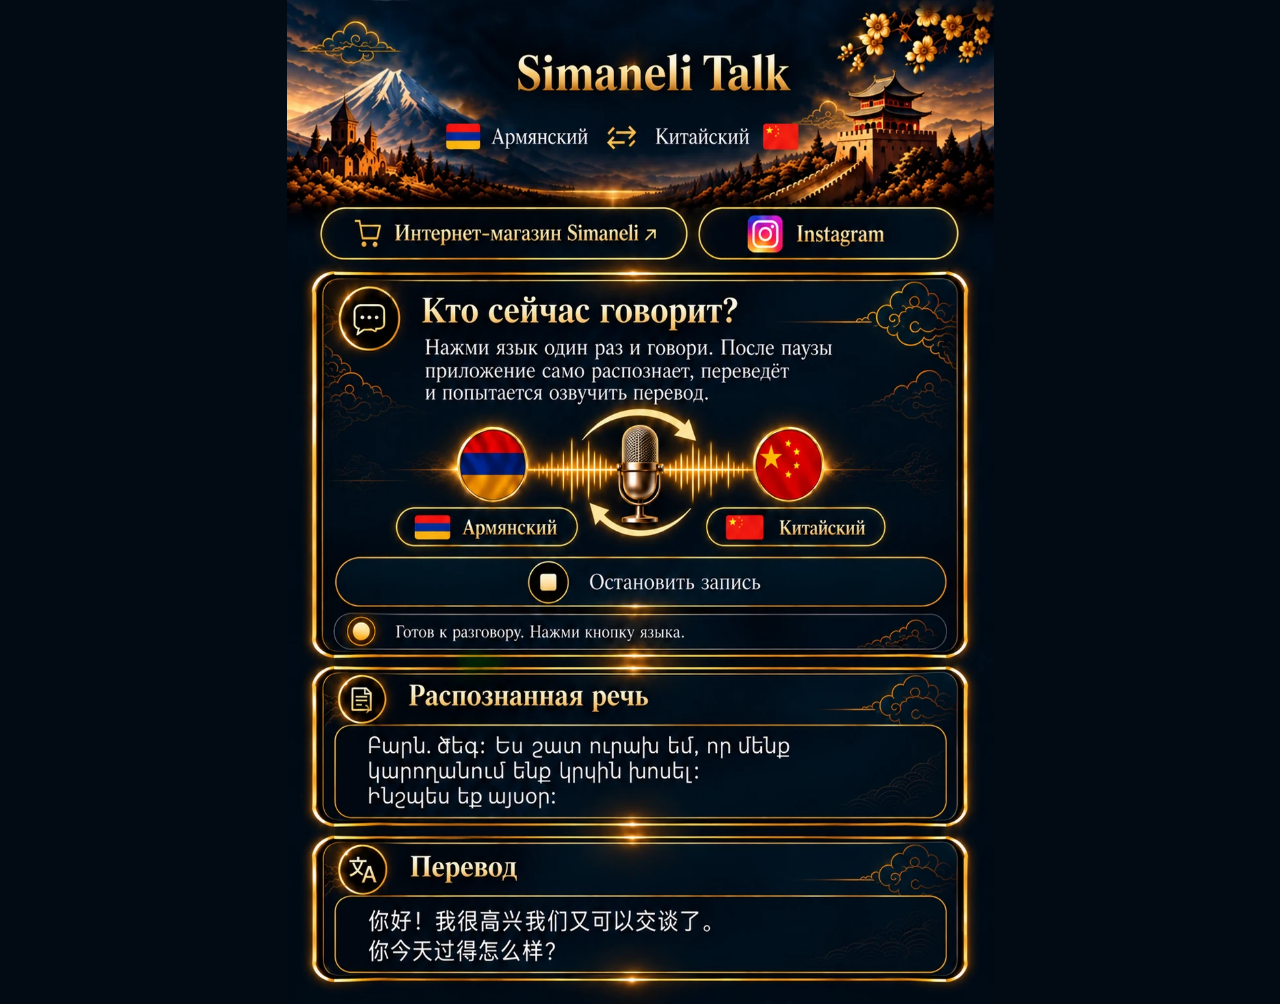
<file: talk-backup-2026-10-11.html>
<!doctype html><html lang="ru"><head><meta charset="utf-8"><meta name="viewport" content="width=device-width,initial-scale=1,viewport-fit=cover"><title>Simaneli Talk</title><style>*{box-sizing:border-box}body{margin:0;background:#020a14;color:#fff;font:15px system-ui}.app{position:relative;max-width:707px;margin:auto}.art{width:100%;height:min(142vw,1004px);display:block;object-fit:fill}.tap{position:absolute;border:0;background:transparent;cursor:pointer;touch-action:manipulation}.tap:focus-visible{outline:2px solid #ffd783}.status{position:absolute;left:15%;top:60%;height:2.3%;width:78%;color:#ffdc98;font:clamp(8px,2.4vw,15px) Georgia;display:flex;align-items:center;overflow:hidden;white-space:nowrap}.live{z-index:3;background:#031528;position:absolute;color:white;border:1px solid #b78b45;border-radius:8px;overflow:auto;padding:6px;font:clamp(10px,3vw,19px)/1.35 system-ui;white-space:pre-wrap;overflow-wrap:anywhere}.action{position:absolute;border:0;background:transparent;color:transparent;cursor:pointer}button[aria-pressed=true]:focus-visible{outline:2px solid #ffdf7b;outline-offset:-3px;border-radius:22px}.hidden{display:none}.side-mic{position:absolute;z-index:4;transform:translateY(-50%);width:37px;height:43px;border-radius:19px;border:1px solid #ffd27d;background:linear-gradient(#edc77d,#a4742d);color:#152336;font-size:21px;box-shadow:0 0 9px #edba66;cursor:pointer;touch-action:manipulation}.side-mic:active{filter:brightness(1.3)}.side-mic:focus-visible{outline:2px solid white}</style></head><body><main class="app"><img class="art" alt="Simaneli Talk — согласованный макет" src="[data-uri]"><a class="tap" href="https://simaneli.github.io/Simaneli/" style="left:4%;top:19.9%;width:51.4%;height:5.6%" aria-label="Интернет-магазин Simaneli"></a><a class="tap" href="https://www.instagram.com/" style="left:56.5%;top:19.9%;width:39%;height:5.6%" aria-label="Instagram"></a><button class="tap" id="hy" aria-label="Армянский" aria-pressed="true" style="left:14%;top:40.8%;width:25%;height:12.5%"></button><button class="tap" id="zh" aria-label="Китайский" aria-pressed="false" style="left:58%;top:40.8%;width:26%;height:12.5%"></button><button class="tap" id="mic" type="button" aria-label="Начать запись выбранного языка" style="left:42%;top:40.1%;width:16%;height:12.7%;z-index:4"></button><button class="tap" id="stop" aria-label="Остановить запись" style="left:6%;top:53.9%;width:88%;height:5%"></button><div class="status" id="status" aria-live="polite"></div><div class="live hidden" id="source" contenteditable="true" aria-label="Распознанная речь" style="left:9%;top:70.3%;width:82%;height:8.7%"></div><div class="live hidden" id="target" aria-label="Перевод" style="left:9%;top:86.8%;width:82%;height:7.2%"></div><button class="tap" id="translate" style="left:5%;top:69.4%;width:90%;height:10.4%" aria-label="Перевести или редактировать текст"></button><button class="tap" id="speak" style="left:5%;top:85.8%;width:90%;height:9.2%" aria-label="Озвучить перевод"></button></main><script>(()=>{const $=x=>document.getElementById(x),Recognizer=window.SpeechRecognition||window.webkitSpeechRecognition;let selected='hy',rec,recording=false;const info=s=>$('status').textContent=s;const languages=()=>selected==='hy'?{src:'hy-AM',dest:'zh-CN',pair:'hy|zh-CN'}:{src:'zh-CN',dest:'hy-AM',pair:'zh-CN|hy'};function stop(){recording=false;if(rec){try{rec.stop()}catch(e){}}}function select(s){stop();selected=s;$('hy').setAttribute('aria-pressed',s==='hy');$('zh').setAttribute('aria-pressed',s==='zh');info('Выбран '+(s==='hy'?'армянский':'китайский')+' язык')}$('hy').onclick=()=>select('hy');$('zh').onclick=()=>select('zh');$('stop').onclick=()=>{stop();info('Запись остановлена')};async function translate(){let s=$('source').innerText.trim();if(!s)return info('Введите или произнесите текст');$('target').classList.remove('hidden');$('target').textContent='Перевод…';try{let p=new URLSearchParams({q:s,langpair:languages().pair});let r=await fetch('https://api.mymemory.translated.net/get?'+p);if(!r.ok)throw Error('Сервис недоступен');let j=await r.json();if(!j.responseData?.translatedText||Number(j.responseStatus)>=400)throw Error('Нет перевода');$('target').textContent=j.responseData.translatedText;info('Перевод готов');}catch(e){$('target').textContent='';info('Ошибка перевода: '+e.message)}}function startMic(){if(recording){stop();info('Запись остановлена');return}if(!window.isSecureContext){info('Для микрофона откройте сайт через HTTPS в Safari');return}if(!Recognizer){$('source').classList.remove('hidden');info('Этот браузер не поддерживает распознавание. Откройте ссылку в Safari или введите текст');return}try{rec=new Recognizer();rec.lang=languages().src;rec.continuous=false;rec.interimResults=true;rec.maxAlternatives=1;rec.onstart=()=>{recording=true;info('🎙 Слушаю… говорите '+(selected==='hy'?'по-армянски':'по-китайски'))};rec.onresult=e=>{let s='';for(let i=0;i<e.results.length;i++)s+=e.results[i][0].transcript;$('source').classList.remove('hidden');$('source').textContent=s;if(e.results[e.results.length-1].isFinal)translate()};rec.onerror=e=>{recording=false;const m={not_allowed:'Разрешите доступ к микрофону в настройках Safari',service_not_allowed:'Сервис распознавания речи запрещён браузером',no_speech:'Речь не услышана. Нажмите микрофон и попробуйте снова',audio_capture:'Микрофон недоступен. Проверьте разрешения',network:'Ошибка сети службы распознавания речи',language_not_supported:'Этот язык не поддерживается распознаванием в текущем браузере'};info(m[e.error]||('Ошибка микрофона: '+e.error)+'. Можно ввести текст вручную')};rec.onend=()=>{recording=false};info('Запрашиваю доступ к микрофону…');rec.start()}catch(e){recording=false;info('Не удалось включить микрофон: '+e.message+'. Попробуйте Safari')}};$('mic').onclick=()=>startMic();$('translate').onclick=()=>{if($('source').classList.contains('hidden')){$('source').classList.remove('hidden');$('source').focus();info('Введите текст — перевод появится после ввода');}else translate()};$('source').addEventListener('blur',()=>{if($('source').innerText.trim())translate()});$('speak').onclick=()=>{let t=$('target').innerText;if(!t)return;if(!window.speechSynthesis)return info('Озвучивание недоступно');speechSynthesis.cancel();let u=new SpeechSynthesisUtterance(t);u.lang=languages().dest;speechSynthesis.speak(u)};})();</script></body></html>
</file>
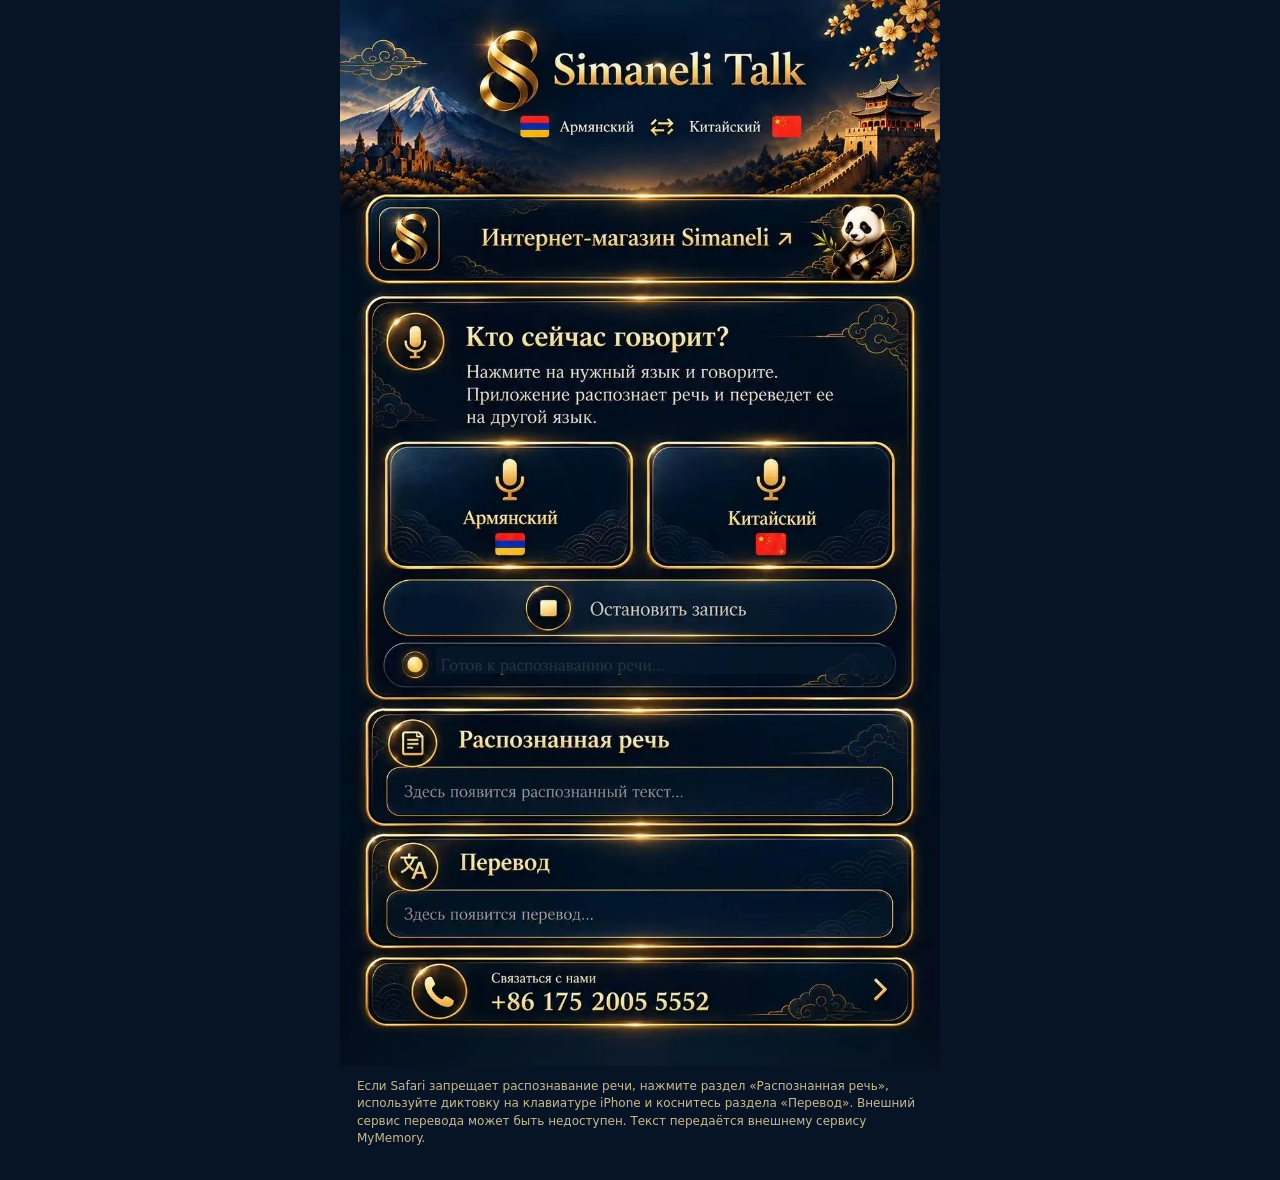
<file: talk.html>
<!DOCTYPE html><html lang="ru"><head><meta charset="UTF-8">
<meta name="viewport" content="width=device-width,initial-scale=1,viewport-fit=cover">
<title>Simaneli Talk — армянский ⇄ китайский</title>
<style>
*{box-sizing:border-box}html,body{margin:0;background:#061426;color:#f8dca7;font-family:Georgia,serif}
.screen{position:relative;width:100%;max-width:600px;margin:auto}
.background{width:100%;height:auto;display:block}
.tap{position:absolute;border:none;background:transparent;cursor:pointer;touch-action:manipulation;border-radius:12px}
.tap:focus-visible{outline:3px solid #ffdd78}
.tapped{box-shadow:inset 0 0 0 3px #ffdb84,0 0 11px #f4ba53}
.status{position:absolute;left:16%;top:60.7%;width:76%;min-height:2.5%;font:clamp(10px,2.9vw,17px)/1.2 Georgia,serif;color:#ffe09d;background:#06182bdc;overflow-wrap:break-word;padding:3px}
.field{position:absolute;left:9%;width:82%;padding:5px 10px;background:#071b30;color:white;border:1px solid #ae823a;border-radius:7px;font:clamp(11px,3.1vw,17px)/1.25 system-ui,sans-serif;overflow:auto;white-space:pre-wrap;overflow-wrap:anywhere}
#recognized{top:72.5%;height:3.7%}#translated{top:84%;height:3.4%}
.hidden{display:none}
.help{max-width:600px;margin:0 auto 20px;padding:12px 17px;font:12px/1.45 system-ui,sans-serif;color:#c9b990}
</style></head><body>
<main class="screen">
<img class="background" alt="Simaneli Talk" src="[data-uri]">
<a class="tap" style="left:4%;top:17.9%;width:92%;height:8.1%" href="https://simaneli.github.io/Simaneli/" aria-label="Интернет-магазин Simaneli"></a>
<button class="tap" id="armenian" style="left:8%;top:41.1%;width:40%;height:12.2%" aria-label="Говорить по-армянски"></button>
<button class="tap" id="chinese" style="left:51%;top:41.1%;width:40%;height:12.2%" aria-label="Говорить по-китайски"></button>
<button class="tap" id="stop" style="left:7%;top:54.2%;width:85%;height:4.3%" aria-label="Остановить запись"></button>
<div id="status" class="status" aria-live="polite"></div>
<div id="recognized" class="field hidden" role="textbox" contenteditable="true" aria-label="Распознанная речь. Можно ввести текст вручную"></div>
<div id="translated" class="field hidden" role="status" aria-label="Перевод"></div>
<button class="tap" id="edit" style="left:7%;top:70.5%;width:86%;height:6.5%" aria-label="Ввести текст и перевести"></button>
<button class="tap" id="speak" style="left:7%;top:82.2%;width:86%;height:6.3%" aria-label="Озвучить перевод"></button>
<a class="tap" style="left:6%;top:89.5%;width:89%;height:6.5%" href="tel:+8617520055552" aria-label="Позвонить нам"></a>
</main>
<div class="help">Если Safari запрещает распознавание речи, нажмите раздел «Распознанная речь», используйте диктовку на клавиатуре iPhone и коснитесь раздела «Перевод». Внешний сервис перевода может быть недоступен. Текст передаётся внешнему сервису MyMemory.</div>
<script>
(()=> {
const $=id=>document.getElementById(id);
const SpeechRec=window.SpeechRecognition||window.webkitSpeechRecognition;
let recognition=null,recording=false,chosen='hy',locked=false;
const msg=t=>$('status').textContent=t;
const pair=()=>chosen==='hy'?'hy|zh-CN':'zh-CN|hy';
const targetLanguage=()=>chosen==='hy'?'zh-CN':'hy-AM';
function stop(){if(recognition){try{recognition.stop()}catch(e){}}recording=false}
$('stop').onclick=()=>{stop();msg('Запись остановлена')};
function fallback(){locked=true;$('recognized').classList.remove('hidden');msg('Микрофон недоступен. Введите текст или используйте диктовку клавиатуры iPhone.');$('recognized').focus()}
async function translate(){
 const source=$('recognized').innerText.trim();
 if(!source){msg('Сначала произнесите или введите текст');return}
 $('translated').classList.remove('hidden');$('translated').textContent='Перевод…';
 try{
 const query=new URLSearchParams({q:source,langpair:pair()});
 const response=await fetch('https://api.mymemory.translated.net/get?'+query);
 if(!response.ok)throw Error('HTTP '+response.status);
 const data=await response.json();
 if(!data.responseData?.translatedText||Number(data.responseStatus)>=400)throw Error('Сервис не ответил');
 $('translated').textContent=data.responseData.translatedText;
 msg('Перевод готов. Нажмите блок «Перевод», чтобы услышать.');
 }catch(e){$('translated').textContent='';msg('Не удалось перевести. Попробуйте позже.')}
}
function start(language){
 if(recording)stop();
 chosen=language;
 $('armenian').classList.toggle('tapped',language==='hy');
 $('chinese').classList.toggle('tapped',language==='zh');
 if(locked || !SpeechRec){fallback();return}
 try{
 recognition=new SpeechRec();
 recognition.lang=language==='hy'?'hy-AM':'zh-CN';
 recognition.continuous=false;recognition.interimResults=true;
 recognition.onstart=()=>{recording=true;msg('Слушаю…')};
 recognition.onresult=e=>{
 let value='';
 for(let i=0;i<e.results.length;i++)value+=e.results[i][0].transcript;
 $('recognized').classList.remove('hidden');
 $('recognized').textContent=value;
 if(e.results[e.results.length-1].isFinal)translate()
 };
 recognition.onend=()=>{recording=false};
 recognition.onerror=e=>{
 recording=false;
 if(['service-not-allowed','not-allowed','audio-capture'].includes(e.error)){fallback();return}
 msg('Ошибка записи: '+e.error+'. Можно ввести текст вручную.');
 };
 msg('Запрашиваю разрешение микрофона…');recognition.start();
 }catch(e){fallback()}
}
$('armenian').onclick=()=>start('hy');
$('chinese').onclick=()=>start('zh');
$('edit').onclick=()=>{$('recognized').classList.remove('hidden');if($('recognized').innerText.trim())translate();else{$('recognized').focus();msg('Введите текст или используйте диктовку клавиатуры iPhone')}};
$('recognized').addEventListener('blur',()=>{if($('recognized').innerText.trim())translate()});
$('speak').onclick=()=>{
 const text=$('translated').innerText.trim();
 if(!text)return msg('Сначала получите перевод');
 if(!('speechSynthesis' in window))return msg('Озвучивание недоступно на этом устройстве');
 speechSynthesis.cancel();
 const u=new SpeechSynthesisUtterance(text);u.lang=targetLanguage();u.rate=.92;
 speechSynthesis.speak(u);
 msg('Озвучивание запущено, если голос доступен в системе.');
};
})();
</script></body></html>
</file>
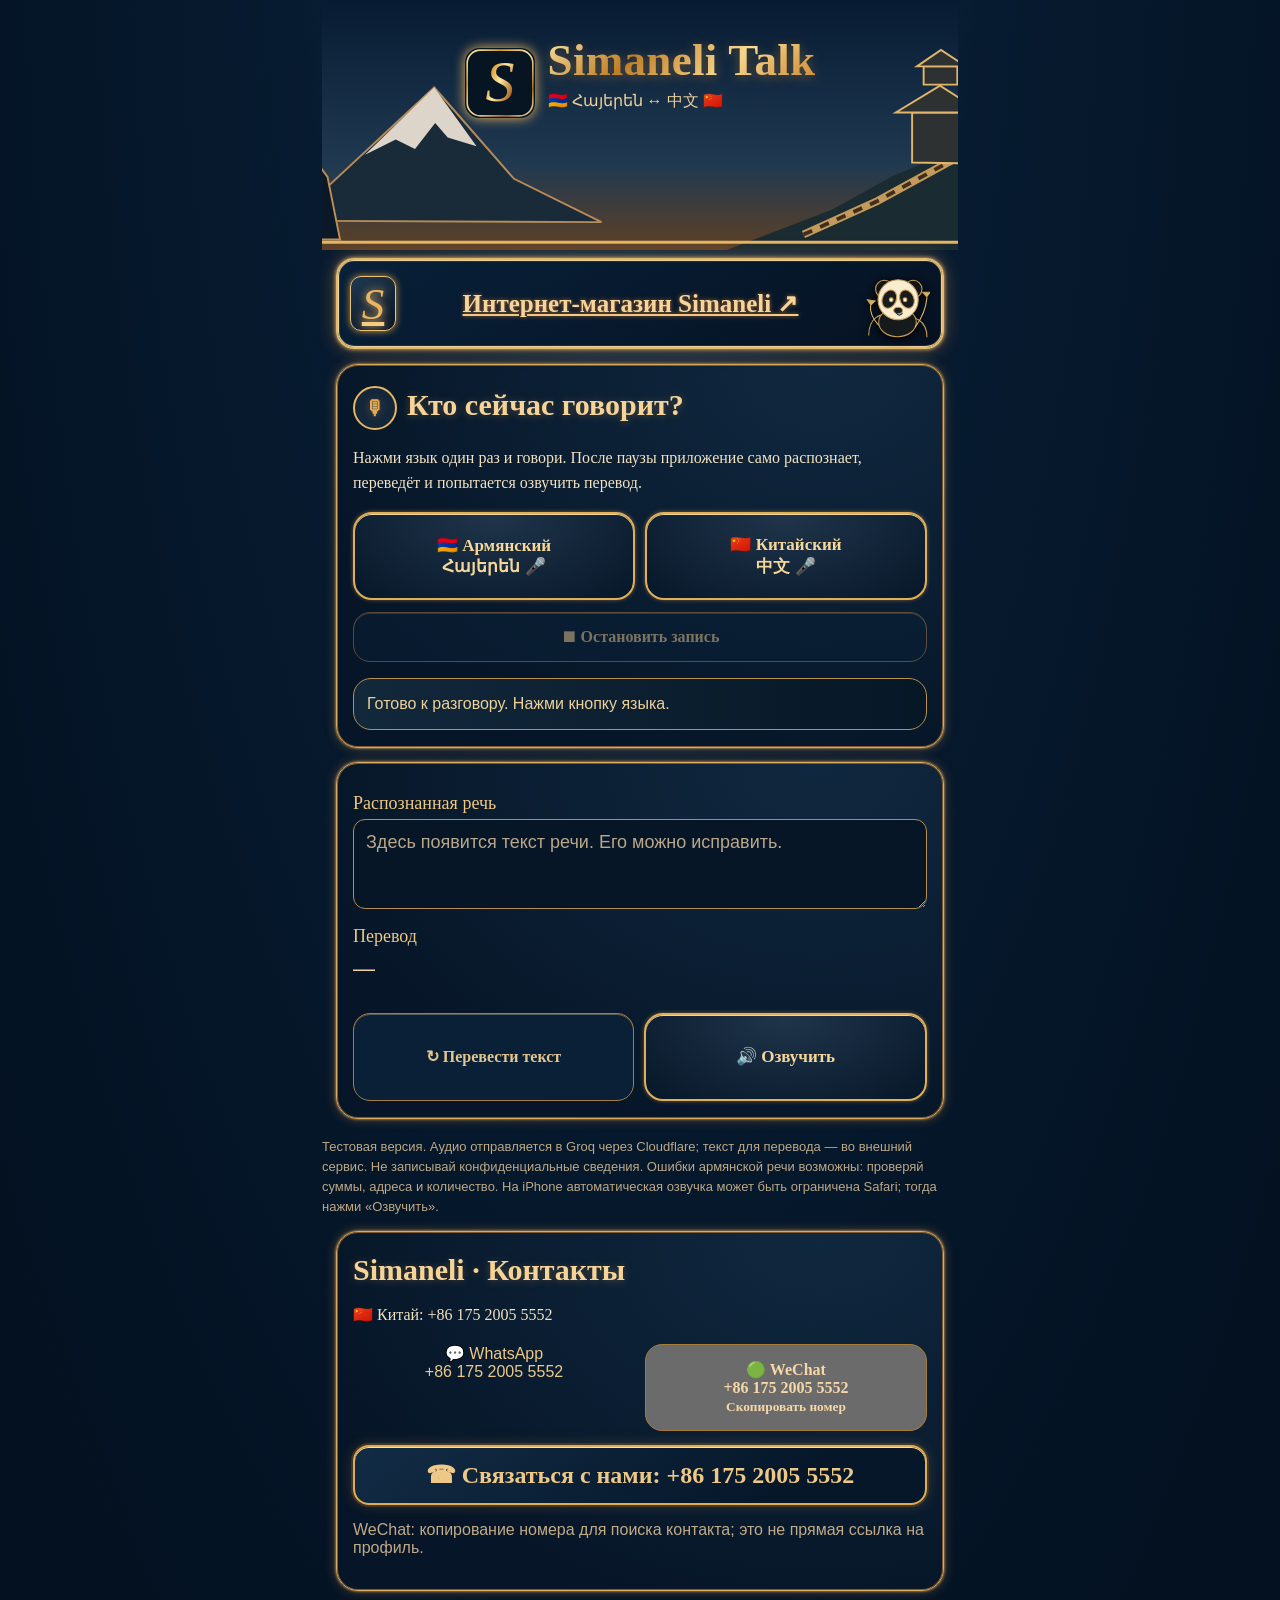
<file: talk/backup-before-0346-restore.html>
<!doctype html><html lang="ru"><head><meta charset="utf-8"><meta name="viewport" content="width=device-width,initial-scale=1,viewport-fit=cover"><meta name="theme-color" content="#071423"><title>Simaneli Talk | Հայերեն ↔ 中文</title><link rel="icon" type="image/svg+xml" href="data:image/svg+xml,%3Csvg%20xmlns%3D%22http%3A%2F%2Fwww.w3.org%2F2000%2Fsvg%22%20viewBox%3D%220%200%20128%20128%22%3E%3Cdefs%3E%3ClinearGradient%20id%3D%22g%22%20x1%3D%220%22%20y1%3D%220%22%20x2%3D%221%22%20y2%3D%221%22%3E%3Cstop%20stop-color%3D%22%23fff6bd%22%2F%3E%3Cstop%20offset%3D%22.25%22%20stop-color%3D%22%23d79a2d%22%2F%3E%3Cstop%20offset%3D%22.5%22%20stop-color%3D%22%23ffe6a3%22%2F%3E%3Cstop%20offset%3D%22.8%22%20stop-color%3D%22%23ac661c%22%2F%3E%3Cstop%20offset%3D%221%22%20stop-color%3D%22%23fff1b6%22%2F%3E%3C%2FlinearGradient%3E%3C%2Fdefs%3E%3Crect%20width%3D%22128%22%20height%3D%22128%22%20rx%3D%2227%22%20fill%3D%22%23071422%22%2F%3E%3Crect%20x%3D%224%22%20y%3D%224%22%20width%3D%22120%22%20height%3D%22120%22%20rx%3D%2224%22%20stroke%3D%22url(%23g)%22%20stroke-width%3D%223%22%20fill%3D%22none%22%2F%3E%3Ctext%20x%3D%2264%22%20y%3D%2296%22%20text-anchor%3D%22middle%22%20font-family%3D%22Georgia%2Cserif%22%20font-style%3D%22italic%22%20font-size%3D%22106%22%20fill%3D%22url(%23g)%22%3ES%3C%2Ftext%3E%3C%2Fsvg%3E"><link rel="apple-touch-icon" href="data:image/svg+xml,%3Csvg%20xmlns%3D%22http%3A%2F%2Fwww.w3.org%2F2000%2Fsvg%22%20viewBox%3D%220%200%20128%20128%22%3E%3Cdefs%3E%3ClinearGradient%20id%3D%22g%22%20x1%3D%220%22%20y1%3D%220%22%20x2%3D%221%22%20y2%3D%221%22%3E%3Cstop%20stop-color%3D%22%23fff6bd%22%2F%3E%3Cstop%20offset%3D%22.25%22%20stop-color%3D%22%23d79a2d%22%2F%3E%3Cstop%20offset%3D%22.5%22%20stop-color%3D%22%23ffe6a3%22%2F%3E%3Cstop%20offset%3D%22.8%22%20stop-color%3D%22%23ac661c%22%2F%3E%3Cstop%20offset%3D%221%22%20stop-color%3D%22%23fff1b6%22%2F%3E%3C%2FlinearGradient%3E%3C%2Fdefs%3E%3Crect%20width%3D%22128%22%20height%3D%22128%22%20rx%3D%2227%22%20fill%3D%22%23071422%22%2F%3E%3Crect%20x%3D%224%22%20y%3D%224%22%20width%3D%22120%22%20height%3D%22120%22%20rx%3D%2224%22%20stroke%3D%22url(%23g)%22%20stroke-width%3D%223%22%20fill%3D%22none%22%2F%3E%3Ctext%20x%3D%2264%22%20y%3D%2296%22%20text-anchor%3D%22middle%22%20font-family%3D%22Georgia%2Cserif%22%20font-style%3D%22italic%22%20font-size%3D%22106%22%20fill%3D%22url(%23g)%22%3ES%3C%2Ftext%3E%3C%2Fsvg%3E"><meta name="apple-mobile-web-app-title" content="Simaneli Talk"><style>
*{box-sizing:border-box}body{margin:0;background:#edf5f5;color:#173743;font:16px -apple-system,BlinkMacSystemFont,"Segoe UI",sans-serif}main{max-width:620px;margin:auto;padding:22px 16px 44px}h1{font-size:29px;margin:10px 0 5px}h2{font-size:20px;margin:4px 0 13px}.muted{color:#637e87}.card{border-radius:24px;background:white;padding:19px;margin-top:16px;box-shadow:0 5px 16px #00000008}.buttons{display:grid;grid-template-columns:1fr 1fr;gap:11px;margin-top:16px}button{font:inherit;border:0;border-radius:18px;padding:15px 10px;font-weight:650;cursor:pointer}button:disabled{opacity:.5}.hy{background:#32898c;color:white}.zh{background:#db693d;color:white}.active{outline:4px solid #a6ced0}.minor{background:#e4eff0;color:#1c4651}.full{width:100%;margin-top:12px}.label{color:#66848b;font-size:13px;margin:13px 0 5px}.big{font-size:22px;white-space:pre-wrap;overflow-wrap:anywhere;min-height:47px;line-height:1.5}.status{padding:13px;background:#e5f2ef;border-radius:14px;line-height:1.5;margin-top:16px}.alert{background:#fff3dd}.tiny{font-size:13px;line-height:1.55;color:#657d84;margin-top:18px}textarea{width:100%;min-height:90px;border:1px solid #d2e4e5;border-radius:12px;padding:12px;font:18px -apple-system,sans-serif}.bottom{display:flex;gap:10px;margin-top:14px}.bottom button{flex:1}audio{width:100%;margin-top:14px}
 .brand{display:flex;align-items:center;gap:13px;padding:12px 14px;background:#081725;border:1px solid #bc8a3c;border-radius:21px;box-shadow:0 4px 15px #152b3240}.brand-icon{width:67px;height:67px;border-radius:15px;flex:none}.brand-name{font:600 clamp(23px,6vw,34px) Georgia,serif;letter-spacing:.3px;background:linear-gradient(135deg,#fff0b3,#bf7d23,#ffe7a0,#cf8a32);background-clip:text;-webkit-background-clip:text;color:transparent}.brand-sub{color:#e2bb75;font-size:13px;margin-top:4px} 
/* Simaneli midnight-gold theme */
:root{color-scheme:dark;--gold:#eac17a;--navy:#071423;--edge:#c48a3e}
body{background:radial-gradient(ellipse at top,#172b40 0%,#071321 40%,#040d18 100%);color:#f6e7c7}
main{max-width:620px;padding-top:22px}
.brand{border:1.5px solid #e1ab58;background:radial-gradient(ellipse at 44% 0%,#1e3850,#071424 75%);box-shadow:0 0 0 1px #643b17,0 8px 24px #0009,inset 0 1px 0 #ffe0a9;padding:14px;position:relative}
.brand:after{content:"";position:absolute;left:25%;top:0;width:18%;height:2px;background:#ffe8a9;box-shadow:0 0 13px 3px #ffcc7a}
.brand-icon{border:1px solid #f4c477;box-shadow:0 0 13px #d89b513d;background:#091827}
.brand-name{font-family:Georgia,serif;font-size:clamp(24px,5.3vw,34px);line-height:1.15}
.brand-sub{color:#f6dcaa;font-size:clamp(11px,3.2vw,14px)}
.brand-tag{display:block;font:10px Georgia,serif;color:#cfa45d;letter-spacing:5px;margin-top:7px}
.shop-link{display:flex!important;align-items:center;gap:10px;border:1.5px solid var(--edge);background:linear-gradient(140deg,#14263a,#020b16 78%);box-shadow:0 0 0 1px #503415,0 5px 19px #0009,inset 0 1px #ffe4a8!important;color:#f4cd84!important;border-radius:22px!important;padding:10px 14px!important;margin:14px 0 2px!important;min-height:76px}
.shop-mark{display:grid;place-items:center;width:46px;height:46px;flex:none;border:1px solid #d4a65f;border-radius:13px;background:#081521;color:#e9ba6c;font:italic bold 40px Georgia,serif;text-shadow:0 1px 7px #cc8a3780}
.shop-name{flex:1;min-width:0;font:clamp(15px,4.15vw,23px) Georgia,serif;text-align:center}
.shop-panda{font-size:34px;line-height:1;flex:none;filter:drop-shadow(0 1px 6px #e4b85d80)}
.card{background:linear-gradient(150deg,#122337,#061222 90%);color:#f5dfb5;border:1px solid #bb853e;box-shadow:0 0 0 1px #5c3d20,0 9px 24px #0008}
h2{font-family:Georgia,serif;color:#f7d18b;font-size:clamp(21px,5vw,27px)}
.muted{color:#efddbe}
.label,.tiny{color:#d6bd93}
button{border:1px solid #a77a36;border-radius:17px}
.hy,.zh,.minor{background:linear-gradient(160deg,#192c40,#061222);color:#f2d092;box-shadow:inset 0 1px #f1d08f55}
button:disabled{opacity:.52}
.active{outline:2px solid #ffe7b2}
.status{background:#101f30;color:#f5d9a3;border:1px solid #755323}
.alert{background:#46301d}
textarea{background:#081524;color:#fff1d0;border:1px solid #997341}
textarea::placeholder{color:#a99679}
.big{color:#f1d5a1}
.card a.choice{color:#f0d29c!important}
#copywechat{color:#f6d7a8}
.fine{color:#ccb895}
@media(max-width:370px){.shop-mark{width:36px;height:39px;font-size:31px}.shop-panda{font-size:27px}.shop-link{padding:10px!important}.brand-icon{width:58px;height:58px}}

/* Simaneli Imperial — reference inspired luxury treatment */
body{background:radial-gradient(ellipse at 50% -10%,#193752 0%,#071b30 38%,#031121 90%);color:#f7dba4}
main{max-width:660px;padding:14px 15px 42px}
.brand{position:relative;overflow:hidden;min-height:174px;align-items:flex-start;justify-content:center;gap:13px;padding:23px 12px 50px;background:radial-gradient(ellipse at 30% 8%,#24435a,#07172a 70%);border:0;border-bottom:2px solid #e9b963;border-radius:0;box-shadow:0 12px 20px #0005}
.brand:before{content:"";position:absolute;inset:0;pointer-events:none;background:linear-gradient(145deg,transparent 52%,#a8732040 65%,transparent 68%),radial-gradient(ellipse at 89% 83%,#bf8b243d,transparent 28%)}
.brand:after{content:"❀  ✿";position:absolute;right:12px;top:9px;color:#d4a65d;font-size:21px;letter-spacing:8px;background:none;box-shadow:none;width:auto;height:auto;left:auto}
.brand-icon{width:75px;height:91px;border:0;border-radius:0;background:transparent;box-shadow:none;object-fit:contain}
.brand-name{font:600 clamp(28px,7vw,43px) Georgia,serif;line-height:1.15;text-shadow:0 2px 11px #cc8b376b}
.brand-sub{font:clamp(11px,3.25vw,16px) Georgia,serif;color:#f9dfb5;white-space:normal}
.brand-tag{display:none}
.brand-landscape{position:absolute;bottom:5px;left:8px;right:8px;display:flex;justify-content:space-between;align-items:flex-end;pointer-events:none;opacity:.65;color:#d3a560;font-size:36px;filter:sepia(.7);line-height:1}
.shop-link,.card,.contact-call{border:1.5px solid #dcaa58!important;background:linear-gradient(145deg,#122c45 0%,#06172a 75%)!important;box-shadow:0 0 0 2px #61452390,0 0 14px #dd9d453e,inset 0 1px 0 #fbe1ab!important}
.shop-link{min-height:77px;position:relative;margin:15px 4px 16px!important;padding:9px 12px!important;border-radius:21px!important;gap:9px}
.shop-mark{font-family:Georgia,serif;font-style:italic;font-size:37px;border:1px solid #ecc373;border-radius:11px;background:#061426;color:#e8b660;text-shadow:0 0 9px #f1b768}
.shop-name{font:600 clamp(15px,4.4vw,23px) Georgia,serif;text-decoration:none;line-height:1.2;color:#f6d59b}
.shop-panda{font-size:36px;display:flex;justify-content:center;align-items:center;width:49px;height:51px;flex:none;background:radial-gradient(circle at 50% 65%,#d5aa4640,transparent 75%);border-radius:50%;filter:drop-shadow(0 0 5px #c8954b)}
.card{margin:17px 4px 0;border-radius:24px;padding:18px;background-color:#061629}
.card h2{font:600 clamp(22px,5.6vw,30px) Georgia,serif;color:#f7d89d;text-shadow:0 1px 9px #dba15655}
.card:first-of-type h2:before{content:"♩";font-size:20px;display:inline-grid;place-items:center;margin-right:10px;width:40px;height:40px;border:1px solid #d9a454;border-radius:50%;color:#f3c678}
.muted{color:#f3e2c2;font-family:Georgia,serif;line-height:1.55}
.buttons{gap:10px}
button{font-family:Georgia,serif}
.hy,.zh{min-height:76px;border:1.5px solid #d9a351;color:#f7d89b;background:radial-gradient(ellipse at top,#20354b,#071729);box-shadow:inset 0 1px #ffdc92,0 2px 10px #0006}
.active{outline:3px solid #f4d18b}
.minor{background:#0a2036;color:#e5c58e;border:1px solid #a67c43}
.status{color:#eed19a;background:linear-gradient(90deg,#12283b,#061726);border:1px solid #b88642}
.label{font-family:Georgia,serif;color:#efc881;font-size:18px}
textarea{background:#061626;border:1px solid #bc8e4c;color:#f9e7c0}
textarea::placeholder{color:#b9a78b}
.tiny{color:#bca887}
.card a.choice{color:#edc887!important}
.contact-call{display:block;margin-top:14px!important;padding:14px!important;border-radius:16px!important;color:#f4d39c!important;text-decoration:none;text-align:center;font:600 20px Georgia,serif}
.fine{color:#c0ab88}
@media(max-width:390px){.brand-icon{width:61px;height:77px}.brand{min-height:156px}.shop-mark{width:35px;height:41px;font-size:31px}.shop-panda{width:40px;font-size:31px}.brand-landscape{font-size:27px}.card{padding:15px}}

/* Refined artwork-matched theme, functional HTML controls retained */
main{padding:0 12px 36px;max-width:660px}
.brand{border:0;border-radius:0;min-height:250px;align-items:flex-start;justify-content:center;padding:35px 6px 110px;box-shadow:none;background:#081627;overflow:hidden}
.brand:before,.brand:after{display:none}
.brand>div:not(.scene-art){position:relative;z-index:2}
.brand-icon{position:relative;z-index:2;width:70px;height:95px;border:0;filter:drop-shadow(0 0 6px #efb85f)}
.brand-name{font-size:clamp(29px,7vw,45px);white-space:nowrap;font-family:Georgia,serif}
.brand-sub{font-family:Georgia,serif;color:#f1d19a}
.scene-art{display:block;position:absolute;z-index:0;left:0;right:0;bottom:0;width:100%;height:250px;pointer-events:none}
.shop-link{margin:8px 14px 15px!important;min-height:86px!important;background:linear-gradient(150deg,#082039,#061222)!important;border:2px solid #e7b968!important;border-radius:18px!important;box-shadow:0 0 4px #ecbb7c,0 0 18px #d88a3c75,inset 0 0 1px 1px #ffe6a7!important}
.shop-name{text-shadow:0 0 4px #a5652e;font:600 clamp(16px,4.1vw,25px) Georgia,serif;white-space:normal}
.shop-mark{width:46px;height:55px;font:italic 45px Georgia,serif;background:linear-gradient(150deg,#203951,#081423);box-shadow:0 0 7px #bf8c39}
.shop-panda{width:65px;height:69px;flex:0 0 65px;background:none;filter:drop-shadow(0 2px 5px #000)}
.panda-art{display:block;width:100%;height:100%}
.card{margin:14px 14px 0;border:2px solid #dbaa5e;border-radius:22px;padding:17px 16px;background:radial-gradient(ellipse at 80% 0%,#10283f,#061527 80%)!important;box-shadow:0 0 3px #e7b568,0 0 12px #be803d69,inset 0 0 0 1px #80582d!important}
.card h2{font-size:clamp(22px,5.5vw,30px);color:#f6d397}
.card:first-of-type h2:before{content:"🎙";background:#14263a;color:#e5ac55;border:2px solid #e7b762}
.hy,.zh{border:2px solid #e1af56;box-shadow:0 0 4px #d99a467f,inset 0 1px 0 #f1d59e!important;min-height:88px;border-radius:19px;font:600 17px Georgia,serif}
.muted{font-size:16px}
.status{border:1px solid #bb904d;border-radius:18px}
textarea{border:1px solid #b68d4c!important;min-height:90px}
.contact-call{font-size:clamp(17px,4vw,24px);border:2px solid #e1ad54!important}
@media(max-width:390px){.brand{min-height:220px;padding:27px 2px 95px}.brand-icon{width:60px;height:78px}.scene-art{height:225px}.shop-link,.card{margin-left:5px!important;margin-right:5px!important}.shop-panda{width:48px;height:54px;flex-basis:48px}.shop-name{font-size:15px}.shop-mark{width:39px;height:46px;font-size:36px}}
</style></head><body><main><header class="brand"><img class="brand-icon" src="data:image/svg+xml,%3Csvg%20xmlns%3D%22http%3A%2F%2Fwww.w3.org%2F2000%2Fsvg%22%20viewBox%3D%220%200%20128%20128%22%3E%3Cdefs%3E%3ClinearGradient%20id%3D%22g%22%20x1%3D%220%22%20y1%3D%220%22%20x2%3D%221%22%20y2%3D%221%22%3E%3Cstop%20stop-color%3D%22%23fff6bd%22%2F%3E%3Cstop%20offset%3D%22.25%22%20stop-color%3D%22%23d79a2d%22%2F%3E%3Cstop%20offset%3D%22.5%22%20stop-color%3D%22%23ffe6a3%22%2F%3E%3Cstop%20offset%3D%22.8%22%20stop-color%3D%22%23ac661c%22%2F%3E%3Cstop%20offset%3D%221%22%20stop-color%3D%22%23fff1b6%22%2F%3E%3C%2FlinearGradient%3E%3C%2Fdefs%3E%3Crect%20width%3D%22128%22%20height%3D%22128%22%20rx%3D%2227%22%20fill%3D%22%23071422%22%2F%3E%3Crect%20x%3D%224%22%20y%3D%224%22%20width%3D%22120%22%20height%3D%22120%22%20rx%3D%2224%22%20stroke%3D%22url(%23g)%22%20stroke-width%3D%223%22%20fill%3D%22none%22%2F%3E%3Ctext%20x%3D%2264%22%20y%3D%2296%22%20text-anchor%3D%22middle%22%20font-family%3D%22Georgia%2Cserif%22%20font-style%3D%22italic%22%20font-size%3D%22106%22%20fill%3D%22url(%23g)%22%3ES%3C%2Ftext%3E%3C%2Fsvg%3E" alt="Simaneli S"><div><div class="brand-name">Simaneli Talk</div><div class="brand-sub">🇦🇲 Հայերեն ↔ 中文 🇨🇳</div><span class="brand-tag">SIMANELI</span></div><svg class="scene-art" viewBox="0 0 1000 260" preserveAspectRatio="xMidYMax slice" aria-hidden="true"><defs><linearGradient id="sky" x2="0" y2="1"><stop stop-color="#071b32"/><stop offset=".65" stop-color="#1f3951"/><stop offset="1" stop-color="#5d4026"/></linearGradient><linearGradient id="goldh" x2="0" y2="1"><stop stop-color="#f9e9ad"/><stop offset=".4" stop-color="#d79a45"/><stop offset="1" stop-color="#60401d"/></linearGradient></defs><rect width="1000" height="260" fill="url(#sky)"/><path d="M0 229L110 165 171 198 286 91 369 186 460 231Z" fill="#192b38" stroke="#b68b58" stroke-width="2"/><path d="M214 161L286 91 330 152 300 143 287 128 266 155 246 145Z" fill="#ddd4ca"/><path d="M0 241l80-60 13 31 23-44 16 33 18-51 25 34 13 65H0" fill="#0b1827" stroke="#bd8f55" stroke-width="2"/><path d="M590 260L700 218 763 183 818 160 880 105 1000 150V260Z" fill="#1b2b32"/><path d="M670 244l77-35 77-42 71-26 70 22 45-18" fill="none" stroke="#c39a5c" stroke-width="8"/><path d="M670 244l77-35 77-42 71-26 70 22 45-18" fill="none" stroke="#422e1d" stroke-width="4" stroke-dasharray="10 9"/><g fill="#2d3131" stroke="#e1b66a" stroke-width="2"><path d="M783 169v-52h58v53z"/><path d="M766 117l46-28 44 28z"/><path d="M795 88v-19h35v19z"/><path d="M788 69l25-17 26 17z"/></g><g stroke="#d2a15a" stroke-width="2" fill="none"><path d="M870 20q40 5 102 55M924 17l-2 64M950 37l31 42"/></g><g fill="#eac685"><circle cx="907" cy="40" r="6"/><circle cx="929" cy="63" r="7"/><circle cx="946" cy="32" r="5"/><circle cx="961" cy="71" r="7"/></g><path d="M0 252H1000" stroke="#e5b562" stroke-width="3"/></svg></header>
<a class="shop-link" href="https://simaneli.github.io/Simaneli/" target="_blank" rel="noopener noreferrer"><span class="shop-mark" aria-hidden="true">S</span><span class="shop-name">Интернет-магазин Simaneli ↗</span><span class="shop-panda" aria-hidden="true"><svg class="panda-art" viewBox="0 0 100 110" aria-hidden="true"><g stroke="#c79c56" stroke-width="1.7"><path d="M48 74Q5 65 4 106M45 76Q97 70 97 109" fill="none"/><ellipse cx="50" cy="85" rx="30" ry="23" fill="#151b1c"/><circle cx="29" cy="32" r="14" fill="#111516"/><circle cx="75" cy="32" r="14" fill="#111516"/><circle cx="51" cy="49" r="32" fill="#f9ecd1"/><ellipse cx="37" cy="48" rx="11" ry="15" transform="rotate(24 37 48)" fill="#181c1b"/><ellipse cx="65" cy="48" rx="11" ry="15" transform="rotate(-24 65 48)" fill="#181c1b"/><circle cx="40" cy="49" r="3" fill="#fff"/><circle cx="62" cy="49" r="3" fill="#fff"/><ellipse cx="51" cy="66" rx="7" ry="5" fill="#1c1e1d"/><path d="M48 70q5 7 10 0" stroke="#282a26" fill="none"/><path d="M20 90Q5 73 7 58M78 93Q95 70 97 45" stroke="#e1b966" fill="none"/><path d="M8 58l-6 -9 13 2M97 45l-7 -8 13 0" fill="#d6b264"/></g></svg></span></a>
<section class="card"><h2>Кто сейчас говорит?</h2><p class="muted">Нажми язык один раз и говори. После паузы приложение само распознает, переведёт и попытается озвучить перевод.</p>
<div class="buttons"><button id="hy" class="hy">🇦🇲 Армянский<br>Հայերեն 🎤</button><button id="zh" class="zh">🇨🇳 Китайский<br>中文 🎤</button></div>
<button class="minor full" id="stop" disabled>⏹ Остановить запись</button><div class="status" id="status" role="status">Готово к разговору. Нажми кнопку языка.</div><audio controls id="audio" hidden></audio></section>
<section class="card"><div class="label">Распознанная речь</div><textarea id="source" placeholder="Здесь появится текст речи. Его можно исправить."></textarea>
<div class="label" id="targetlabel">Перевод</div><div id="target" class="big">—</div>
<div class="bottom"><button id="translate" class="minor">↻ Перевести текст</button><button id="speak" class="hy">🔊 Озвучить</button></div>
</section><div class="tiny">Тестовая версия. Аудио отправляется в Groq через Cloudflare; текст для перевода — во внешний сервис. Не записывай конфиденциальные сведения. Ошибки армянской речи возможны: проверяй суммы, адреса и количество. На iPhone автоматическая озвучка может быть ограничена Safari; тогда нажми «Озвучить».</div><section class="card" aria-label="Контакты Simaneli"><h2>Simaneli · Контакты</h2><p class="muted">🇨🇳 Китай: +86 175 2005 5552</p><div class="buttons"><a class="choice" href="https://wa.me/8617520055552" target="_blank" rel="noopener noreferrer" style="text-align:center;text-decoration:none;color:#153a40">💬 WhatsApp<br>+86 175 2005 5552</a><button id="copywechat" type="button" class="choice" style="text-align:center">🟢 WeChat<br>+86 175 2005 5552<br><small>Скопировать номер</small></button></div><a class="choice contact-call" href="tel:+8617520055552" style="display:block;margin-top:10px;text-align:center;text-decoration:none;color:#153a40">☎ Связаться с нами: +86 175 2005 5552</a><p class="fine" id="wechatnote">WeChat: копирование номера для поиска контакта; это не прямая ссылка на профиль.</p></section></main>
<script>
(()=>{
const el=id=>document.getElementById(id), api='https://simaneli-talk-api.sls097323232.workers.dev/transcribe';
const status=el('status'),hy=el('hy'),zh=el('zh'),stop=el('stop'),audio=el('audio'),source=el('source'),target=el('target'),targetlabel=el('targetlabel');
let stream=null,recorder=null,ac=null,analyser=null,frame=0,blobUrl=null,selected='hy',working=false,chunks=[],hasSpeech=false,lastSpeech=0,started=0,done=false,session=0,voiceReady=false;
function report(t,warning=false){status.textContent=t;status.className=warning?'status alert':'status'}
function buttons(busy){hy.disabled=busy;zh.disabled=busy;stop.disabled=!recorder||recorder.state!=='recording'}
function clearResources(){if(frame)cancelAnimationFrame(frame);frame=0;if(ac){ac.close().catch(()=>{});ac=null}if(stream){stream.getTracks().forEach(t=>t.stop());stream=null}analyser=null}
function endRecording(){if(recorder&&recorder.state==='recording')recorder.stop()}
function pickVoice(language){const voices=speechSynthesis.getVoices();return voices.find(v=>v.lang.toLowerCase()===(language==='hy'?'hy-am':'zh-cn'))||voices.find(v=>v.lang.toLowerCase().startsWith(language==='hy'?'hy':'zh'))}
function primeVoice(){if(!('speechSynthesis' in window))return;try{speechSynthesis.cancel();speechSynthesis.getVoices();const u=new SpeechSynthesisUtterance(' ');u.lang='zh-CN';u.volume=0;speechSynthesis.speak(u)}catch(e){}}
function speak(text,language){return new Promise(resolve=>{
 if(!text||text==='—'||!window.speechSynthesis){report('На устройстве нет доступного механизма озвучивания.',true);resolve();return}
 let finished=false;const finish=()=>{if(!finished){finished=true;resolve()}};
 speechSynthesis.cancel();
 const u=new SpeechSynthesisUtterance(text);u.lang=language==='hy'?'hy-AM':'zh-CN';u.rate=.88;
 const v=pickVoice(language);if(v)u.voice=v;else if(language==='hy'){report('Армянский текст готов, но на этом iPhone не найден армянский голос. Для автоматической озвучки требуется внешний голосовой сервис.',true);finish();return;}else report('Китайский голос на iPhone не найден. Проверь настройки речи iOS.',true);
 u.onstart=()=>report('🔊 Произношу перевод…');
 u.onend=finish;u.onerror=()=>{report('Перевод готов, но Safari не воспроизвёл голос. Нажми «🔊 Озвучить» и проверь громкость.',true);finish()};
 speechSynthesis.speak(u);
 if(speechSynthesis.paused) speechSynthesis.resume();
 setTimeout(()=>{if(!finished){if(!speechSynthesis.speaking)report('Safari не запустил автоматическую озвучку. Нажми «🔊 Озвучить».',true);finish()}},12000);
 })}
async function translateText(text,language){
 const from=language==='hy'?'hy':'zh-CN',to=language==='hy'?'zh-CN':'hy';
 report('⏳ Перевожу…');targetlabel.textContent=language==='hy'?'🇨🇳 Перевод на китайский':'🇦🇲 Հայերեն — перевод на армянский';
 const response=await fetch('https://api.mymemory.translated.net/get?q='+encodeURIComponent(text)+'&langpair='+encodeURIComponent(from+'|'+to));
 const data=await response.json();
 if(!response.ok||data.responseStatus!==200||!data.responseData?.translatedText||/MYMEMORY WARNING/i.test(data.responseData.translatedText))throw Error('Сервис перевода временно недоступен');
 const decoder=document.createElement('textarea');decoder.innerHTML=data.responseData.translatedText;
 const translated=decoder.value;target.textContent=translated;
 report('✅ Перевод готов. Пытаюсь озвучить…');
 await speak(translated,language==='hy'?'zh':'hy');
 if(status.textContent==='🔊 Произношу перевод…'||status.textContent==='✅ Перевод готов. Пытаюсь озвучить…')report('✅ Перевод готов. Если звук не слышен — проверь голос и громкость iPhone.');
}
async function processRecording(blob,language,seq){
 if(seq!==session)return;
 try{
  if(!blob.size||blob.size>5*1024*1024)throw Error('Запись пустая или слишком большая');
  report('⏳ Распознаю '+(language==='hy'?'армянскую':'китайскую')+' речь…');
  const form=new FormData();const type=blob.type||'audio/mp4',ext=type.includes('mp4')?'m4a':'webm';
  form.append('file',new File([blob],'voice.'+ext,{type}));form.append('language',language);
  const response=await fetch(api,{method:'POST',body:form});
  const data=await response.json().catch(()=>({}));
  if(!response.ok)throw Error(data.error||'Ошибка распознавания');
  if(!data.text)throw Error('Речь не распознана');
  if(seq!==session)return;
  source.value=data.text;
  await translateText(data.text,language);
 }catch(e){report('Не получилось: '+e.message+'. Можно повторить или исправить текст вручную.',true)}
 finally{working=false;buttons(false)}
}
async function start(language){
 if(working||recorder)return;
 session++;const seq=session;selected=language;working=true;
 source.value='';target.textContent='—';targetlabel.textContent=language==='hy'?'🇨🇳 Перевод на китайский':'🇦🇲 Перевод на армянский';
 hy.classList.toggle('active',language==='hy');zh.classList.toggle('active',language==='zh');
 try{
  if(!navigator.mediaDevices?.getUserMedia||!window.MediaRecorder)throw Error('Браузер не поддерживает запись. Открой Safari');
  // Unlock audio output during a user gesture when possible.
  if(window.speechSynthesis){primeVoice()}
  stream=await navigator.mediaDevices.getUserMedia({audio:true});
  ac=new (window.AudioContext||window.webkitAudioContext)();
  await ac.resume();const src=ac.createMediaStreamSource(stream);
  analyser=ac.createAnalyser();analyser.fftSize=1024;src.connect(analyser);
  chunks=[];hasSpeech=false;lastSpeech=Date.now();started=Date.now();done=false;
  recorder=new MediaRecorder(stream);
  recorder.ondataavailable=e=>{if(e.data.size)chunks.push(e.data)};
  recorder.onerror=()=>{report('Ошибка записи. Попробуй ещё раз.',true);endRecording()};
  recorder.onstop=()=>{
   if(done)return;done=true;
   const b=new Blob(chunks,{type:recorder?.mimeType||'audio/mp4'});
   recorder=null;clearResources();buttons(true);
   if(blobUrl)URL.revokeObjectURL(blobUrl);blobUrl=URL.createObjectURL(b);
   audio.src=blobUrl;audio.hidden=false;
   if(!hasSpeech){working=false;buttons(false);report('Речь не обнаружена. Нажми язык и попробуй снова.',true);return}
   processRecording(b,language,seq);
  };
  recorder.start();buttons(true);report('🎧 Слушаю '+(language==='hy'?'армянский':'китайский')+'… Говори. После паузы всё произойдёт автоматически.');
  const samples=new Uint8Array(analyser.fftSize);
  function detect(){
   if(!recorder||recorder.state!=='recording')return;
   analyser.getByteTimeDomainData(samples);let sum=0;
   for(const v of samples){const d=(v-128)/128;sum+=d*d}
   const rms=Math.sqrt(sum/samples.length),now=Date.now();
   if(rms>.018){hasSpeech=true;lastSpeech=now}
   if((hasSpeech&&now-lastSpeech>1250&&now-started>850)||now-started>12000){endRecording();return}
   frame=requestAnimationFrame(detect);
  }
  frame=requestAnimationFrame(detect);
 }catch(e){clearResources();recorder=null;working=false;buttons(false);report('Микрофон не открылся: '+e.message,true)}
}
hy.onclick=()=>{primeVoice();start('hy')};zh.onclick=()=>{primeVoice();start('zh')};stop.onclick=endRecording;
el('translate').onclick=async()=>{const q=source.value.trim();if(!q)return report('Сначала произнеси или введи фразу.',true);if(working)return;if(q.length>450)return report('Слишком длинный текст.',true);working=true;buttons(true);try{await translateText(q,selected)}catch(e){report(e.message,true)}finally{working=false;buttons(false)}};
el('speak').onclick=()=>speak(target.textContent,selected==='hy'?'zh':'hy');
document.addEventListener('visibilitychange',()=>{if(document.hidden)endRecording()});
el('copywechat').onclick=async()=>{try{await navigator.clipboard.writeText('+8617520055552');el('wechatnote').textContent='Номер скопирован. Найди контакт через поиск WeChat по номеру, если он привязан к аккаунту.'}catch(e){el('wechatnote').textContent='Скопируй номер вручную: +86 175 2005 5552'}};
})();
</script></body></html>
</file>
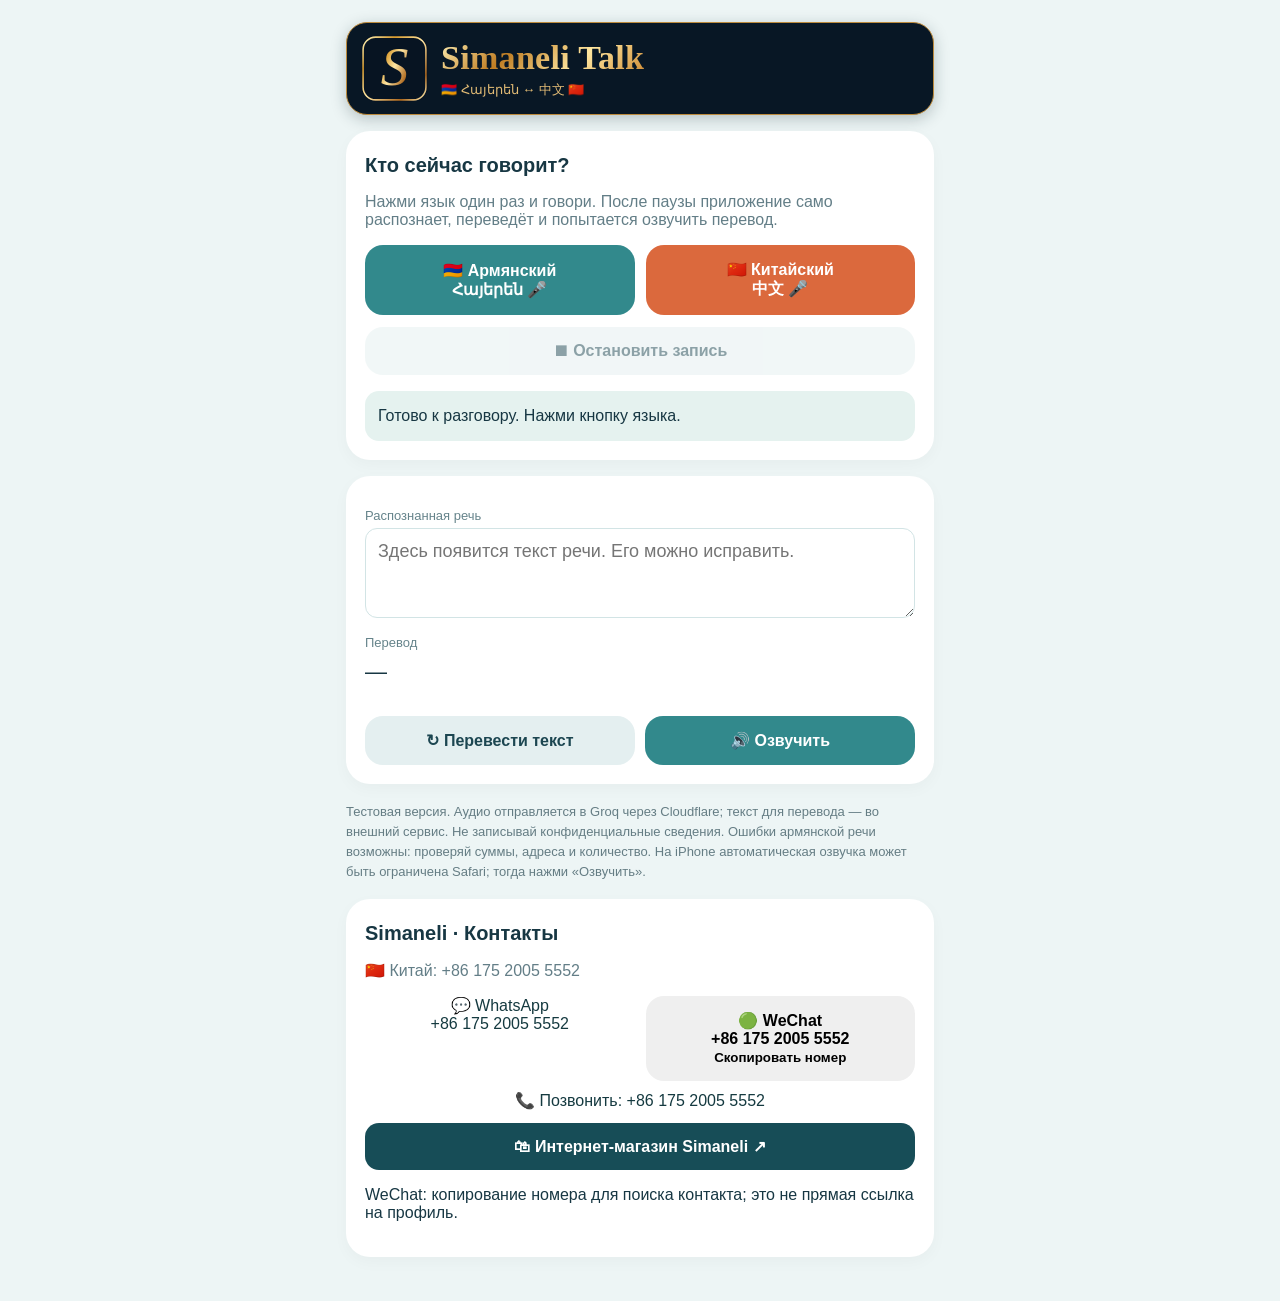
<file: talk/backup-before-1833-restore.html>
<!doctype html><html lang="ru"><head><meta charset="utf-8"><meta name="viewport" content="width=device-width,initial-scale=1,viewport-fit=cover"><meta name="theme-color" content="#114451"><title>Simaneli Talk | Հայերեն ↔ 中文</title><link rel="icon" type="image/svg+xml" href="data:image/svg+xml,%3Csvg%20xmlns%3D%22http%3A%2F%2Fwww.w3.org%2F2000%2Fsvg%22%20viewBox%3D%220%200%20128%20128%22%3E%3Cdefs%3E%3ClinearGradient%20id%3D%22g%22%20x1%3D%220%22%20y1%3D%220%22%20x2%3D%221%22%20y2%3D%221%22%3E%3Cstop%20stop-color%3D%22%23fff6bd%22%2F%3E%3Cstop%20offset%3D%22.25%22%20stop-color%3D%22%23d79a2d%22%2F%3E%3Cstop%20offset%3D%22.5%22%20stop-color%3D%22%23ffe6a3%22%2F%3E%3Cstop%20offset%3D%22.8%22%20stop-color%3D%22%23ac661c%22%2F%3E%3Cstop%20offset%3D%221%22%20stop-color%3D%22%23fff1b6%22%2F%3E%3C%2FlinearGradient%3E%3C%2Fdefs%3E%3Crect%20width%3D%22128%22%20height%3D%22128%22%20rx%3D%2227%22%20fill%3D%22%23071422%22%2F%3E%3Crect%20x%3D%224%22%20y%3D%224%22%20width%3D%22120%22%20height%3D%22120%22%20rx%3D%2224%22%20stroke%3D%22url(%23g)%22%20stroke-width%3D%223%22%20fill%3D%22none%22%2F%3E%3Ctext%20x%3D%2264%22%20y%3D%2296%22%20text-anchor%3D%22middle%22%20font-family%3D%22Georgia%2Cserif%22%20font-style%3D%22italic%22%20font-size%3D%22106%22%20fill%3D%22url(%23g)%22%3ES%3C%2Ftext%3E%3C%2Fsvg%3E"><link rel="apple-touch-icon" href="data:image/svg+xml,%3Csvg%20xmlns%3D%22http%3A%2F%2Fwww.w3.org%2F2000%2Fsvg%22%20viewBox%3D%220%200%20128%20128%22%3E%3Cdefs%3E%3ClinearGradient%20id%3D%22g%22%20x1%3D%220%22%20y1%3D%220%22%20x2%3D%221%22%20y2%3D%221%22%3E%3Cstop%20stop-color%3D%22%23fff6bd%22%2F%3E%3Cstop%20offset%3D%22.25%22%20stop-color%3D%22%23d79a2d%22%2F%3E%3Cstop%20offset%3D%22.5%22%20stop-color%3D%22%23ffe6a3%22%2F%3E%3Cstop%20offset%3D%22.8%22%20stop-color%3D%22%23ac661c%22%2F%3E%3Cstop%20offset%3D%221%22%20stop-color%3D%22%23fff1b6%22%2F%3E%3C%2FlinearGradient%3E%3C%2Fdefs%3E%3Crect%20width%3D%22128%22%20height%3D%22128%22%20rx%3D%2227%22%20fill%3D%22%23071422%22%2F%3E%3Crect%20x%3D%224%22%20y%3D%224%22%20width%3D%22120%22%20height%3D%22120%22%20rx%3D%2224%22%20stroke%3D%22url(%23g)%22%20stroke-width%3D%223%22%20fill%3D%22none%22%2F%3E%3Ctext%20x%3D%2264%22%20y%3D%2296%22%20text-anchor%3D%22middle%22%20font-family%3D%22Georgia%2Cserif%22%20font-style%3D%22italic%22%20font-size%3D%22106%22%20fill%3D%22url(%23g)%22%3ES%3C%2Ftext%3E%3C%2Fsvg%3E"><meta name="apple-mobile-web-app-title" content="Simaneli Talk"><style>
*{box-sizing:border-box}body{margin:0;background:#edf5f5;color:#173743;font:16px -apple-system,BlinkMacSystemFont,"Segoe UI",sans-serif}main{max-width:620px;margin:auto;padding:22px 16px 44px}h1{font-size:29px;margin:10px 0 5px}h2{font-size:20px;margin:4px 0 13px}.muted{color:#637e87}.card{border-radius:24px;background:white;padding:19px;margin-top:16px;box-shadow:0 5px 16px #00000008}.buttons{display:grid;grid-template-columns:1fr 1fr;gap:11px;margin-top:16px}button{font:inherit;border:0;border-radius:18px;padding:15px 10px;font-weight:650;cursor:pointer}button:disabled{opacity:.5}.hy{background:#32898c;color:white}.zh{background:#db693d;color:white}.active{outline:4px solid #a6ced0}.minor{background:#e4eff0;color:#1c4651}.full{width:100%;margin-top:12px}.label{color:#66848b;font-size:13px;margin:13px 0 5px}.big{font-size:22px;white-space:pre-wrap;overflow-wrap:anywhere;min-height:47px;line-height:1.5}.status{padding:13px;background:#e5f2ef;border-radius:14px;line-height:1.5;margin-top:16px}.alert{background:#fff3dd}.tiny{font-size:13px;line-height:1.55;color:#657d84;margin-top:18px}textarea{width:100%;min-height:90px;border:1px solid #d2e4e5;border-radius:12px;padding:12px;font:18px -apple-system,sans-serif}.bottom{display:flex;gap:10px;margin-top:14px}.bottom button{flex:1}audio{width:100%;margin-top:14px}
 .brand{display:flex;align-items:center;gap:13px;padding:12px 14px;background:#081725;border:1px solid #bc8a3c;border-radius:21px;box-shadow:0 4px 15px #152b3240}.brand-icon{width:67px;height:67px;border-radius:15px;flex:none}.brand-name{font:600 clamp(23px,6vw,34px) Georgia,serif;letter-spacing:.3px;background:linear-gradient(135deg,#fff0b3,#bf7d23,#ffe7a0,#cf8a32);background-clip:text;-webkit-background-clip:text;color:transparent}.brand-sub{color:#e2bb75;font-size:13px;margin-top:4px} </style></head><body><main><header class="brand"><img class="brand-icon" src="data:image/svg+xml,%3Csvg%20xmlns%3D%22http%3A%2F%2Fwww.w3.org%2F2000%2Fsvg%22%20viewBox%3D%220%200%20128%20128%22%3E%3Cdefs%3E%3ClinearGradient%20id%3D%22g%22%20x1%3D%220%22%20y1%3D%220%22%20x2%3D%221%22%20y2%3D%221%22%3E%3Cstop%20stop-color%3D%22%23fff6bd%22%2F%3E%3Cstop%20offset%3D%22.25%22%20stop-color%3D%22%23d79a2d%22%2F%3E%3Cstop%20offset%3D%22.5%22%20stop-color%3D%22%23ffe6a3%22%2F%3E%3Cstop%20offset%3D%22.8%22%20stop-color%3D%22%23ac661c%22%2F%3E%3Cstop%20offset%3D%221%22%20stop-color%3D%22%23fff1b6%22%2F%3E%3C%2FlinearGradient%3E%3C%2Fdefs%3E%3Crect%20width%3D%22128%22%20height%3D%22128%22%20rx%3D%2227%22%20fill%3D%22%23071422%22%2F%3E%3Crect%20x%3D%224%22%20y%3D%224%22%20width%3D%22120%22%20height%3D%22120%22%20rx%3D%2224%22%20stroke%3D%22url(%23g)%22%20stroke-width%3D%223%22%20fill%3D%22none%22%2F%3E%3Ctext%20x%3D%2264%22%20y%3D%2296%22%20text-anchor%3D%22middle%22%20font-family%3D%22Georgia%2Cserif%22%20font-style%3D%22italic%22%20font-size%3D%22106%22%20fill%3D%22url(%23g)%22%3ES%3C%2Ftext%3E%3C%2Fsvg%3E" alt="Simaneli S"><div><div class="brand-name">Simaneli Talk</div><div class="brand-sub">🇦🇲 Հայերեն ↔ 中文 🇨🇳</div></div></header>
<section class="card"><h2>Кто сейчас говорит?</h2><p class="muted">Нажми язык один раз и говори. После паузы приложение само распознает, переведёт и попытается озвучить перевод.</p>
<div class="buttons"><button id="hy" class="hy">🇦🇲 Армянский<br>Հայերեն 🎤</button><button id="zh" class="zh">🇨🇳 Китайский<br>中文 🎤</button></div>
<button class="minor full" id="stop" disabled>⏹ Остановить запись</button><div class="status" id="status" role="status">Готово к разговору. Нажми кнопку языка.</div><audio controls id="audio" hidden></audio></section>
<section class="card"><div class="label">Распознанная речь</div><textarea id="source" placeholder="Здесь появится текст речи. Его можно исправить."></textarea>
<div class="label" id="targetlabel">Перевод</div><div id="target" class="big">—</div>
<div class="bottom"><button id="translate" class="minor">↻ Перевести текст</button><button id="speak" class="hy">🔊 Озвучить</button></div>
</section><div class="tiny">Тестовая версия. Аудио отправляется в Groq через Cloudflare; текст для перевода — во внешний сервис. Не записывай конфиденциальные сведения. Ошибки армянской речи возможны: проверяй суммы, адреса и количество. На iPhone автоматическая озвучка может быть ограничена Safari; тогда нажми «Озвучить».</div><section class="card" aria-label="Контакты Simaneli"><h2>Simaneli · Контакты</h2><p class="muted">🇨🇳 Китай: +86 175 2005 5552</p><div class="buttons"><a class="choice" href="https://wa.me/8617520055552" target="_blank" rel="noopener noreferrer" style="text-align:center;text-decoration:none;color:#153a40">💬 WhatsApp<br>+86 175 2005 5552</a><button id="copywechat" type="button" class="choice" style="text-align:center">🟢 WeChat<br>+86 175 2005 5552<br><small>Скопировать номер</small></button></div><a class="choice" href="tel:+8617520055552" style="display:block;margin-top:10px;text-align:center;text-decoration:none;color:#153a40">📞 Позвонить: +86 175 2005 5552</a><a href="https://simaneli.github.io/Simaneli/" target="_blank" rel="noopener noreferrer" style="display:block;background:#174d57;color:white;text-decoration:none;text-align:center;border-radius:14px;padding:14px;margin:13px 0 0;font-weight:650">🛍 Интернет-магазин Simaneli ↗</a><p class="fine" id="wechatnote">WeChat: копирование номера для поиска контакта; это не прямая ссылка на профиль.</p></section></main>
<script>
(()=>{
const el=id=>document.getElementById(id), api='https://simaneli-talk-api.sls097323232.workers.dev/transcribe';
const status=el('status'),hy=el('hy'),zh=el('zh'),stop=el('stop'),audio=el('audio'),source=el('source'),target=el('target'),targetlabel=el('targetlabel');
let stream=null,recorder=null,ac=null,analyser=null,frame=0,blobUrl=null,selected='hy',working=false,chunks=[],hasSpeech=false,lastSpeech=0,started=0,done=false,session=0,voiceReady=false;
function report(t,warning=false){status.textContent=t;status.className=warning?'status alert':'status'}
function buttons(busy){hy.disabled=busy;zh.disabled=busy;stop.disabled=!recorder||recorder.state!=='recording'}
function clearResources(){if(frame)cancelAnimationFrame(frame);frame=0;if(ac){ac.close().catch(()=>{});ac=null}if(stream){stream.getTracks().forEach(t=>t.stop());stream=null}analyser=null}
function endRecording(){if(recorder&&recorder.state==='recording')recorder.stop()}
function pickVoice(language){const voices=speechSynthesis.getVoices();return voices.find(v=>v.lang.toLowerCase()===(language==='hy'?'hy-am':'zh-cn'))||voices.find(v=>v.lang.toLowerCase().startsWith(language==='hy'?'hy':'zh'))}
function primeVoice(){if(!('speechSynthesis' in window))return;try{speechSynthesis.cancel();speechSynthesis.getVoices();const u=new SpeechSynthesisUtterance(' ');u.lang='zh-CN';u.volume=0;speechSynthesis.speak(u)}catch(e){}}
function speak(text,language){return new Promise(resolve=>{
 if(!text||text==='—'||!window.speechSynthesis){report('На устройстве нет доступного механизма озвучивания.',true);resolve();return}
 let finished=false;const finish=()=>{if(!finished){finished=true;resolve()}};
 speechSynthesis.cancel();
 const u=new SpeechSynthesisUtterance(text);u.lang=language==='hy'?'hy-AM':'zh-CN';u.rate=.88;
 const v=pickVoice(language);if(v)u.voice=v;else if(language==='hy'){report('Армянский текст готов, но на этом iPhone не найден армянский голос. Для автоматической озвучки требуется внешний голосовой сервис.',true);finish();return;}else report('Китайский голос на iPhone не найден. Проверь настройки речи iOS.',true);
 u.onstart=()=>report('🔊 Произношу перевод…');
 u.onend=finish;u.onerror=()=>{report('Перевод готов, но Safari не воспроизвёл голос. Нажми «🔊 Озвучить» и проверь громкость.',true);finish()};
 speechSynthesis.speak(u);
 if(speechSynthesis.paused) speechSynthesis.resume();
 setTimeout(()=>{if(!finished){if(!speechSynthesis.speaking)report('Safari не запустил автоматическую озвучку. Нажми «🔊 Озвучить».',true);finish()}},12000);
 })}
async function translateText(text,language){
 const from=language==='hy'?'hy':'zh-CN',to=language==='hy'?'zh-CN':'hy';
 report('⏳ Перевожу…');targetlabel.textContent=language==='hy'?'🇨🇳 Перевод на китайский':'🇦🇲 Հայերեն — перевод на армянский';
 const response=await fetch('https://api.mymemory.translated.net/get?q='+encodeURIComponent(text)+'&langpair='+encodeURIComponent(from+'|'+to));
 const data=await response.json();
 if(!response.ok||data.responseStatus!==200||!data.responseData?.translatedText||/MYMEMORY WARNING/i.test(data.responseData.translatedText))throw Error('Сервис перевода временно недоступен');
 const decoder=document.createElement('textarea');decoder.innerHTML=data.responseData.translatedText;
 const translated=decoder.value;target.textContent=translated;
 report('✅ Перевод готов. Пытаюсь озвучить…');
 await speak(translated,language==='hy'?'zh':'hy');
 if(status.textContent==='🔊 Произношу перевод…'||status.textContent==='✅ Перевод готов. Пытаюсь озвучить…')report('✅ Перевод готов. Если звук не слышен — проверь голос и громкость iPhone.');
}
async function processRecording(blob,language,seq){
 if(seq!==session)return;
 try{
  if(!blob.size||blob.size>5*1024*1024)throw Error('Запись пустая или слишком большая');
  report('⏳ Распознаю '+(language==='hy'?'армянскую':'китайскую')+' речь…');
  const form=new FormData();const type=blob.type||'audio/mp4',ext=type.includes('mp4')?'m4a':'webm';
  form.append('file',new File([blob],'voice.'+ext,{type}));form.append('language',language);
  const response=await fetch(api,{method:'POST',body:form});
  const data=await response.json().catch(()=>({}));
  if(!response.ok)throw Error(data.error||'Ошибка распознавания');
  if(!data.text)throw Error('Речь не распознана');
  if(seq!==session)return;
  source.value=data.text;
  await translateText(data.text,language);
 }catch(e){report('Не получилось: '+e.message+'. Можно повторить или исправить текст вручную.',true)}
 finally{working=false;buttons(false)}
}
async function start(language){
 if(working||recorder)return;
 session++;const seq=session;selected=language;working=true;
 source.value='';target.textContent='—';targetlabel.textContent=language==='hy'?'🇨🇳 Перевод на китайский':'🇦🇲 Перевод на армянский';
 hy.classList.toggle('active',language==='hy');zh.classList.toggle('active',language==='zh');
 try{
  if(!navigator.mediaDevices?.getUserMedia||!window.MediaRecorder)throw Error('Браузер не поддерживает запись. Открой Safari');
  // Unlock audio output during a user gesture when possible.
  if(window.speechSynthesis){primeVoice()}
  stream=await navigator.mediaDevices.getUserMedia({audio:true});
  ac=new (window.AudioContext||window.webkitAudioContext)();
  await ac.resume();const src=ac.createMediaStreamSource(stream);
  analyser=ac.createAnalyser();analyser.fftSize=1024;src.connect(analyser);
  chunks=[];hasSpeech=false;lastSpeech=Date.now();started=Date.now();done=false;
  recorder=new MediaRecorder(stream);
  recorder.ondataavailable=e=>{if(e.data.size)chunks.push(e.data)};
  recorder.onerror=()=>{report('Ошибка записи. Попробуй ещё раз.',true);endRecording()};
  recorder.onstop=()=>{
   if(done)return;done=true;
   const b=new Blob(chunks,{type:recorder?.mimeType||'audio/mp4'});
   recorder=null;clearResources();buttons(true);
   if(blobUrl)URL.revokeObjectURL(blobUrl);blobUrl=URL.createObjectURL(b);
   audio.src=blobUrl;audio.hidden=false;
   if(!hasSpeech){working=false;buttons(false);report('Речь не обнаружена. Нажми язык и попробуй снова.',true);return}
   processRecording(b,language,seq);
  };
  recorder.start();buttons(true);report('🎧 Слушаю '+(language==='hy'?'армянский':'китайский')+'… Говори. После паузы всё произойдёт автоматически.');
  const samples=new Uint8Array(analyser.fftSize);
  function detect(){
   if(!recorder||recorder.state!=='recording')return;
   analyser.getByteTimeDomainData(samples);let sum=0;
   for(const v of samples){const d=(v-128)/128;sum+=d*d}
   const rms=Math.sqrt(sum/samples.length),now=Date.now();
   if(rms>.018){hasSpeech=true;lastSpeech=now}
   if((hasSpeech&&now-lastSpeech>1250&&now-started>850)||now-started>12000){endRecording();return}
   frame=requestAnimationFrame(detect);
  }
  frame=requestAnimationFrame(detect);
 }catch(e){clearResources();recorder=null;working=false;buttons(false);report('Микрофон не открылся: '+e.message,true)}
}
hy.onclick=()=>{primeVoice();start('hy')};zh.onclick=()=>{primeVoice();start('zh')};stop.onclick=endRecording;
el('translate').onclick=async()=>{const q=source.value.trim();if(!q)return report('Сначала произнеси или введи фразу.',true);if(working)return;if(q.length>450)return report('Слишком длинный текст.',true);working=true;buttons(true);try{await translateText(q,selected)}catch(e){report(e.message,true)}finally{working=false;buttons(false)}};
el('speak').onclick=()=>speak(target.textContent,selected==='hy'?'zh':'hy');
document.addEventListener('visibilitychange',()=>{if(document.hidden)endRecording()});
el('copywechat').onclick=async()=>{try{await navigator.clipboard.writeText('+8617520055552');el('wechatnote').textContent='Номер скопирован. Найди контакт через поиск WeChat по номеру, если он привязан к аккаунту.'}catch(e){el('wechatnote').textContent='Скопируй номер вручную: +86 175 2005 5552'}};
})();
</script></body></html>
</file>
